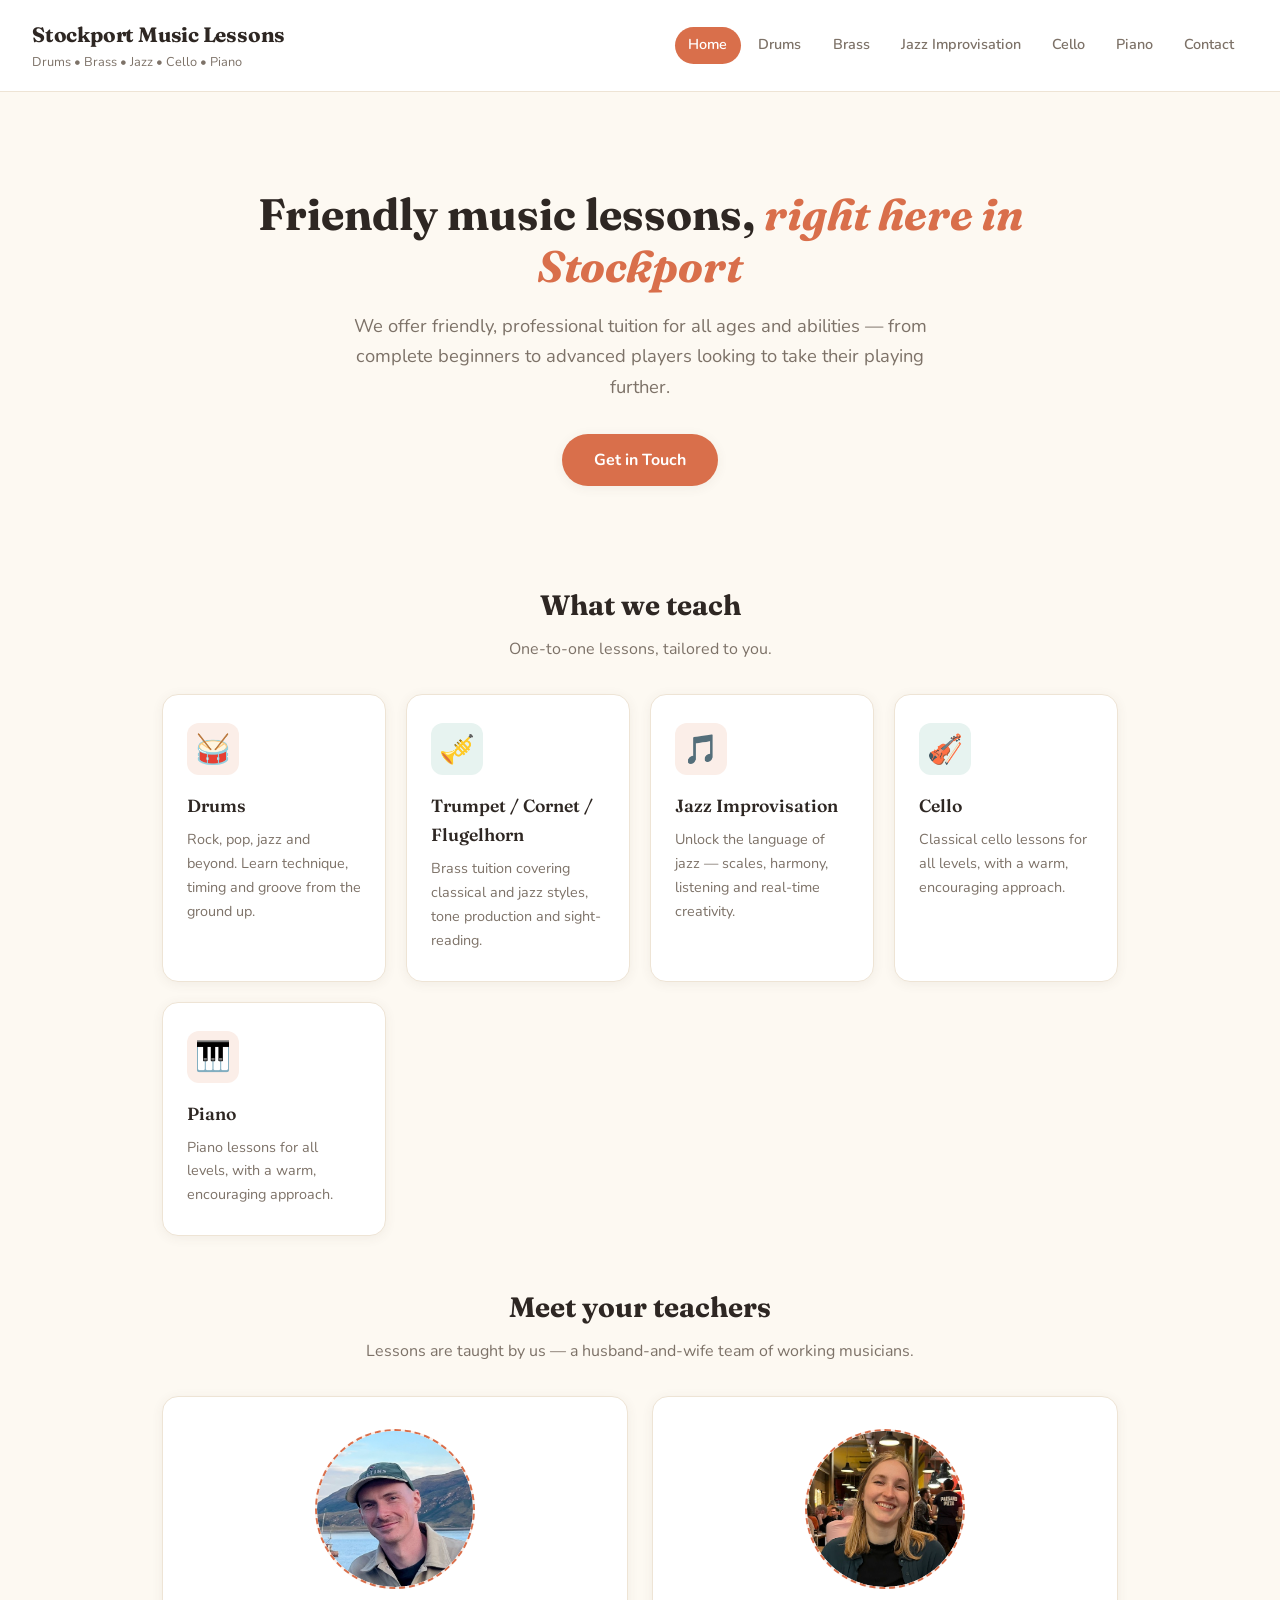
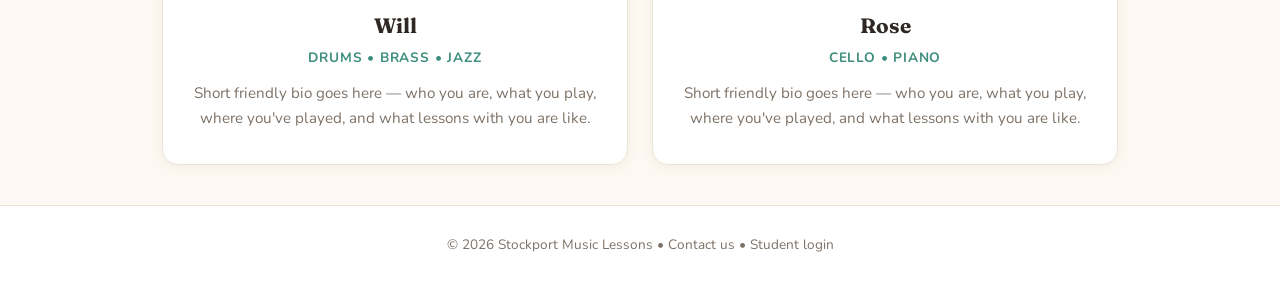
<file: index.html>
<!DOCTYPE html>
<html lang="en">
<head>
  <meta charset="UTF-8">
  <meta name="viewport" content="width=device-width, initial-scale=1.0">
  <title>Stockport Music Lessons</title>
  <link rel="preconnect" href="https://fonts.googleapis.com">
  <link rel="preconnect" href="https://fonts.gstatic.com" crossorigin>
  <link href="https://fonts.googleapis.com/css2?family=Fraunces:ital,wght@0,600;0,700;1,600&family=Nunito:wght@400;600;700;800&display=swap" rel="stylesheet">
  <link rel="stylesheet" href="style.css">
</head>
<body>
  <header>
    <div class="logo">
      <h1><a href="index.html">Stockport Music Lessons</a></h1>
      <p>Drums &bull; Brass &bull; Jazz &bull; Cello &bull; Piano</p>
    </div>
    <nav>
      <a href="index.html" class="active">Home</a>
      <a href="drums.html">Drums</a>
      <a href="brass.html">Brass</a>
      <a href="jazz.html">Jazz Improvisation</a>
      <a href="cello.html">Cello</a>
      <a href="piano.html">Piano</a>
      <a href="contact.html">Contact</a>
    </nav>
  </header>

  <main>
    <!-- HERO: one warm headline + 1-2 sentences. See CONTENT-GUIDE.md -->
    <section class="hero">
      <h2>Friendly music lessons, <em>right here in Stockport</em></h2>
      <p>We offer friendly, professional tuition for all ages and abilities — from complete beginners to advanced players looking to take their playing further.</p>
      <a href="contact.html" class="btn">Get in Touch</a>
    </section>

    <h2 class="section-title">What we teach</h2>
    <p class="section-intro">One-to-one lessons, tailored to you.</p>

    <section class="lessons-grid">
      <a href="drums.html" class="card">
        <div class="card-icon">🥁</div>
        <h3>Drums</h3>
        <p>Rock, pop, jazz and beyond. Learn technique, timing and groove from the ground up.</p>
      </a>
      <a href="brass.html" class="card">
        <div class="card-icon">🎺</div>
        <h3>Trumpet / Cornet / Flugelhorn</h3>
        <p>Brass tuition covering classical and jazz styles, tone production and sight-reading.</p>
      </a>
      <a href="jazz.html" class="card">
        <div class="card-icon">🎵</div>
        <h3>Jazz Improvisation</h3>
        <p>Unlock the language of jazz — scales, harmony, listening and real-time creativity.</p>
      </a>
      <a href="cello.html" class="card">
        <div class="card-icon">🎻</div>
        <h3>Cello</h3>
        <p>Classical cello lessons for all levels, with a warm, encouraging approach.</p>
      </a>
      <a href="piano.html" class="card">
        <div class="card-icon">🎹</div>
        <h3>Piano</h3>
        <p>Piano lessons for all levels, with a warm, encouraging approach.</p>
      </a>
    </section>

    <!-- TEACHERS: replace each .photo-placeholder div's contents with
         <img src="photos/your-photo.jpg" alt="Your Name"> when you have photos -->
    <h2 class="section-title">Meet your teachers</h2>
    <p class="section-intro">Lessons are taught by us — a husband-and-wife team of working musicians.</p>

    <section class="teachers-grid">
      <div class="teacher-card">
        <div class="photo-placeholder">
          <img src="photos/will.jpeg" alt="Will" onerror="this.remove()">
          <span class="cam">📷</span>
          <span>Photo of Will</span>
        </div>
        <h3>Will</h3>
        <p class="role">Drums &bull; Brass &bull; Jazz</p>
        <p class="bio">Short friendly bio goes here — who you are, what you play, where you've played, and what lessons with you are like.</p>
      </div>
      <div class="teacher-card">
        <div class="photo-placeholder">
          <img src="photos/rose.jpeg" alt="Rose" onerror="this.remove()">
          <span class="cam">📷</span>
          <span>Photo of Rose</span>
        </div>
        <h3>Rose</h3>
        <p class="role">Cello &bull; Piano</p>
        <p class="bio">Short friendly bio goes here — who you are, what you play, where you've played, and what lessons with you are like.</p>
      </div>
    </section>
  </main>

  <footer>
    <p>&copy; 2026 Stockport Music Lessons &bull; <a href="contact.html">Contact us</a> &bull; <a href="students/index.html">Student login</a></p>
  </footer>
</body>
</html>
</file>
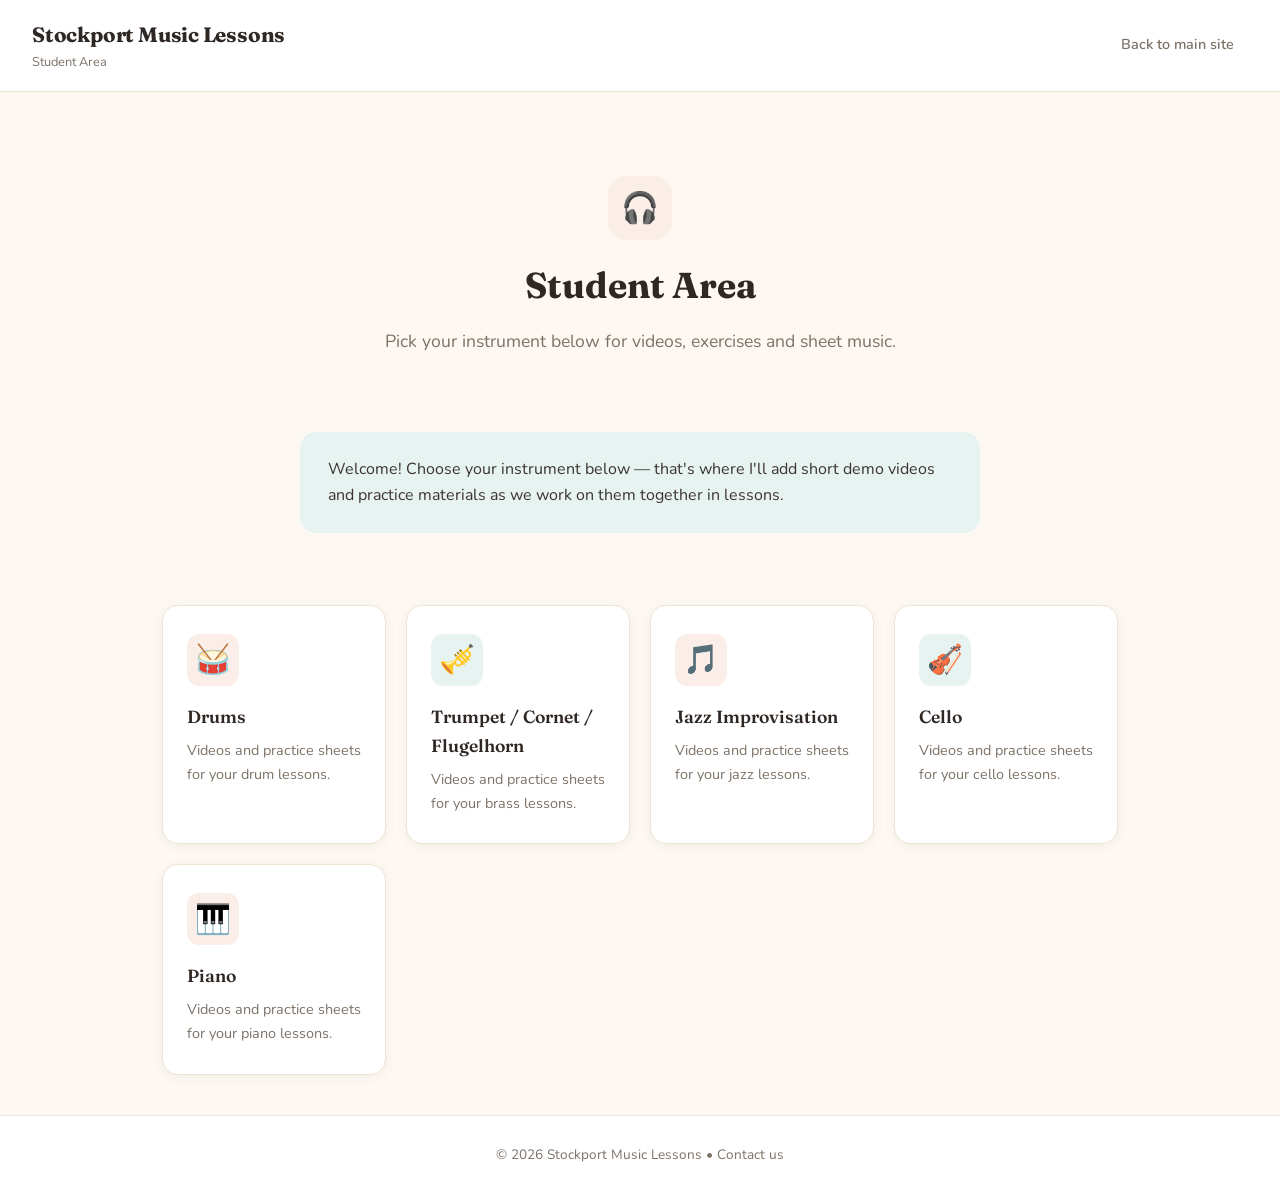
<file: students/index.html>
<!DOCTYPE html>
<html lang="en">
<head>
  <meta charset="UTF-8">
  <meta name="viewport" content="width=device-width, initial-scale=1.0">
  <meta name="robots" content="noindex, nofollow">
  <title>Student Area – Stockport Music Lessons</title>
  <link rel="preconnect" href="https://fonts.googleapis.com">
  <link rel="preconnect" href="https://fonts.gstatic.com" crossorigin>
  <link href="https://fonts.googleapis.com/css2?family=Fraunces:ital,wght@0,600;0,700;1,600&family=Nunito:wght@400;600;700;800&display=swap" rel="stylesheet">
  <link rel="stylesheet" href="../style.css">
</head>
<body>
  <header>
    <div class="logo">
      <h1><a href="../index.html">Stockport Music Lessons</a></h1>
      <p>Student Area</p>
    </div>
    <nav>
      <a href="../index.html">Back to main site</a>
    </nav>
  </header>

  <main>
    <section class="page-hero">
      <div class="page-icon">🎧</div>
      <h2>Student Area</h2>
      <p>Pick your instrument below for videos, exercises and sheet music.</p>
    </section>

    <div class="content">
      <!-- WELCOME: a short line greeting students, changed occasionally if you like -->
      <div class="portal-welcome">
        <p>Welcome! Choose your instrument below — that's where I'll add short demo videos and practice materials as we work on them together in lessons.</p>
      </div>
    </div>

    <section class="lessons-grid" style="margin-top: 2rem;">
      <a href="drums.html" class="card">
        <div class="card-icon">🥁</div>
        <h3>Drums</h3>
        <p>Videos and practice sheets for your drum lessons.</p>
      </a>
      <a href="brass.html" class="card">
        <div class="card-icon">🎺</div>
        <h3>Trumpet / Cornet / Flugelhorn</h3>
        <p>Videos and practice sheets for your brass lessons.</p>
      </a>
      <a href="jazz.html" class="card">
        <div class="card-icon">🎵</div>
        <h3>Jazz Improvisation</h3>
        <p>Videos and practice sheets for your jazz lessons.</p>
      </a>
      <a href="cello.html" class="card">
        <div class="card-icon">🎻</div>
        <h3>Cello</h3>
        <p>Videos and practice sheets for your cello lessons.</p>
      </a>
      <a href="piano.html" class="card">
        <div class="card-icon">🎹</div>
        <h3>Piano</h3>
        <p>Videos and practice sheets for your piano lessons.</p>
      </a>
    </section>
  </main>

  <footer>
    <p>&copy; 2026 Stockport Music Lessons &bull; <a href="../contact.html">Contact us</a></p>
  </footer>
</body>
</html>
</file>
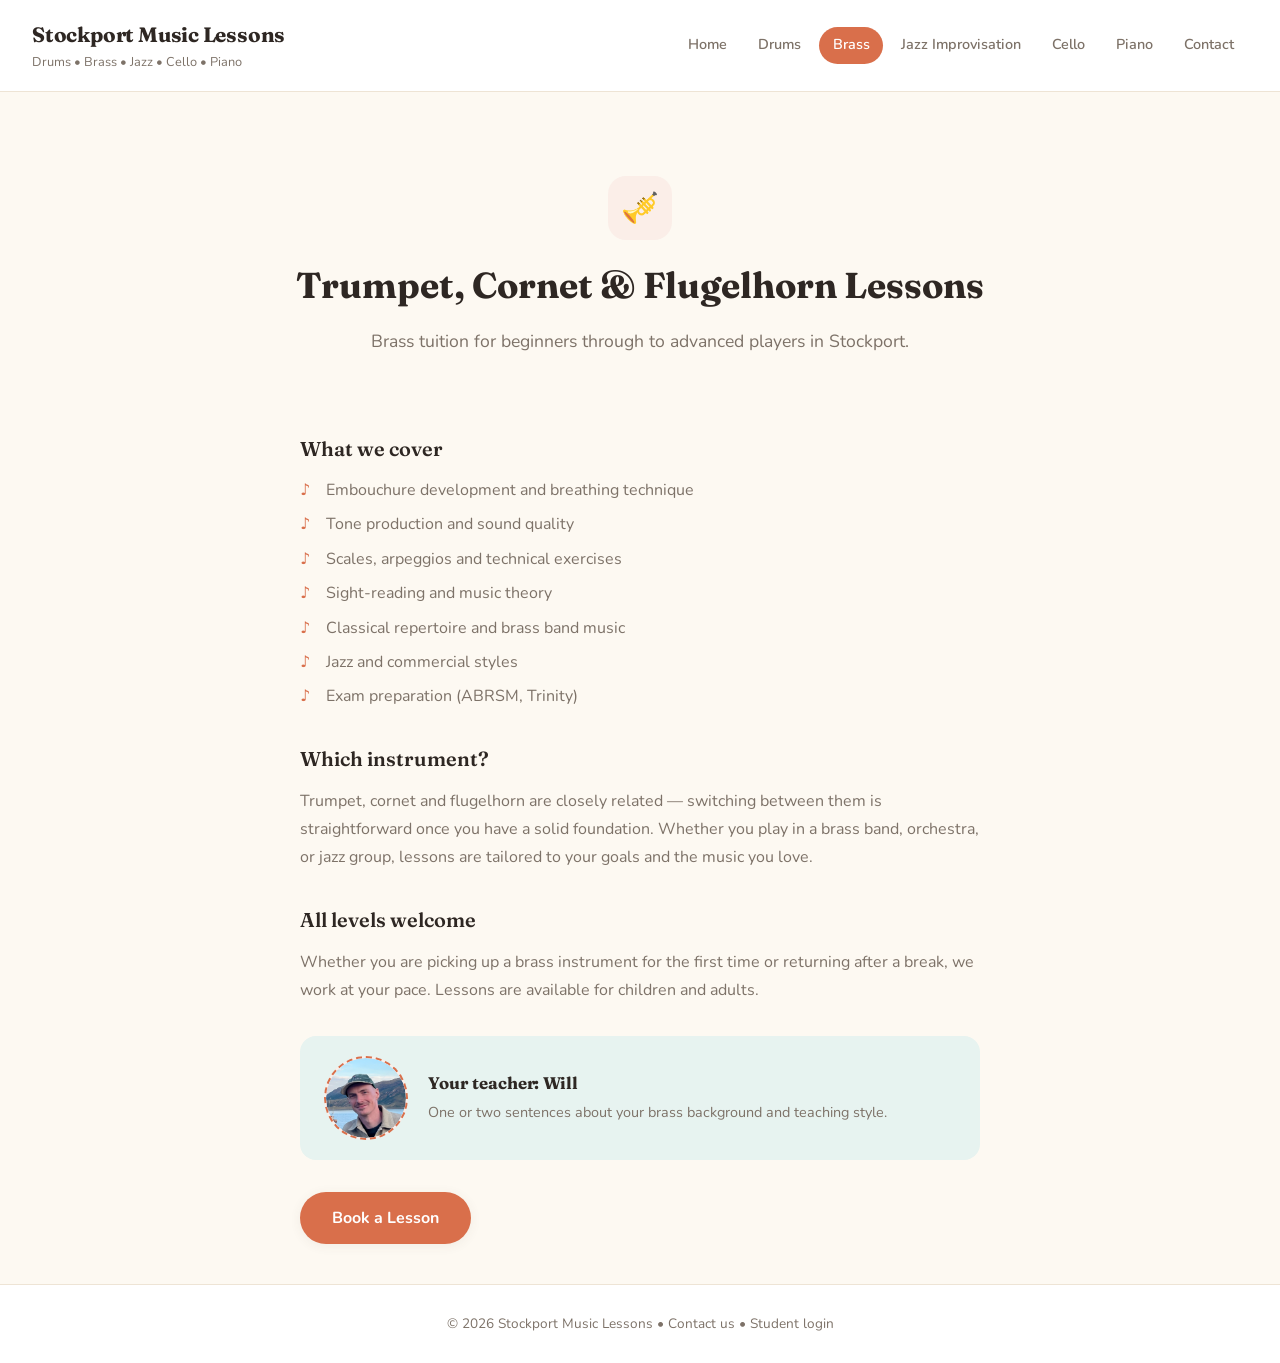
<file: brass.html>
<!DOCTYPE html>
<html lang="en">
<head>
  <meta charset="UTF-8">
  <meta name="viewport" content="width=device-width, initial-scale=1.0">
  <title>Trumpet, Cornet &amp; Flugelhorn Lessons Stockport</title>
  <link rel="preconnect" href="https://fonts.googleapis.com">
  <link rel="preconnect" href="https://fonts.gstatic.com" crossorigin>
  <link href="https://fonts.googleapis.com/css2?family=Fraunces:ital,wght@0,600;0,700;1,600&family=Nunito:wght@400;600;700;800&display=swap" rel="stylesheet">
  <link rel="stylesheet" href="style.css">
</head>
<body>
  <header>
    <div class="logo">
      <h1><a href="index.html">Stockport Music Lessons</a></h1>
      <p>Drums &bull; Brass &bull; Jazz &bull; Cello &bull; Piano</p>
    </div>
    <nav>
      <a href="index.html">Home</a>
      <a href="drums.html">Drums</a>
      <a href="brass.html" class="active">Brass</a>
      <a href="jazz.html">Jazz Improvisation</a>
      <a href="cello.html">Cello</a>
      <a href="piano.html">Piano</a>
      <a href="contact.html">Contact</a>
    </nav>
  </header>

  <main>
    <section class="page-hero">
      <div class="page-icon">🎺</div>
      <h2>Trumpet, Cornet &amp; Flugelhorn Lessons</h2>
      <p>Brass tuition for beginners through to advanced players in Stockport.</p>
    </section>

    <section class="content">
      <div class="content-block">
        <h3>What we cover</h3>
        <ul>
          <li>Embouchure development and breathing technique</li>
          <li>Tone production and sound quality</li>
          <li>Scales, arpeggios and technical exercises</li>
          <li>Sight-reading and music theory</li>
          <li>Classical repertoire and brass band music</li>
          <li>Jazz and commercial styles</li>
          <li>Exam preparation (ABRSM, Trinity)</li>
        </ul>
      </div>

      <div class="content-block">
        <h3>Which instrument?</h3>
        <p>Trumpet, cornet and flugelhorn are closely related — switching between them is straightforward once you have a solid foundation. Whether you play in a brass band, orchestra, or jazz group, lessons are tailored to your goals and the music you love.</p>
      </div>

      <div class="content-block">
        <h3>All levels welcome</h3>
        <p>Whether you are picking up a brass instrument for the first time or returning after a break, we work at your pace. Lessons are available for children and adults.</p>
      </div>

      <div class="teacher-strip">
        <div class="photo-placeholder">
          <img src="photos/will.jpeg" alt="Will" onerror="this.remove()">
          <span class="cam">📷</span>
        </div>
        <div>
          <h3>Your teacher: Will</h3>
          <p>One or two sentences about your brass background and teaching style.</p>
        </div>
      </div>

      <a href="contact.html" class="btn">Book a Lesson</a>
    </section>
  </main>

  <footer>
    <p>&copy; 2026 Stockport Music Lessons &bull; <a href="contact.html">Contact us</a> &bull; <a href="students/index.html">Student login</a></p>
  </footer>
</body>
</html>
</file>
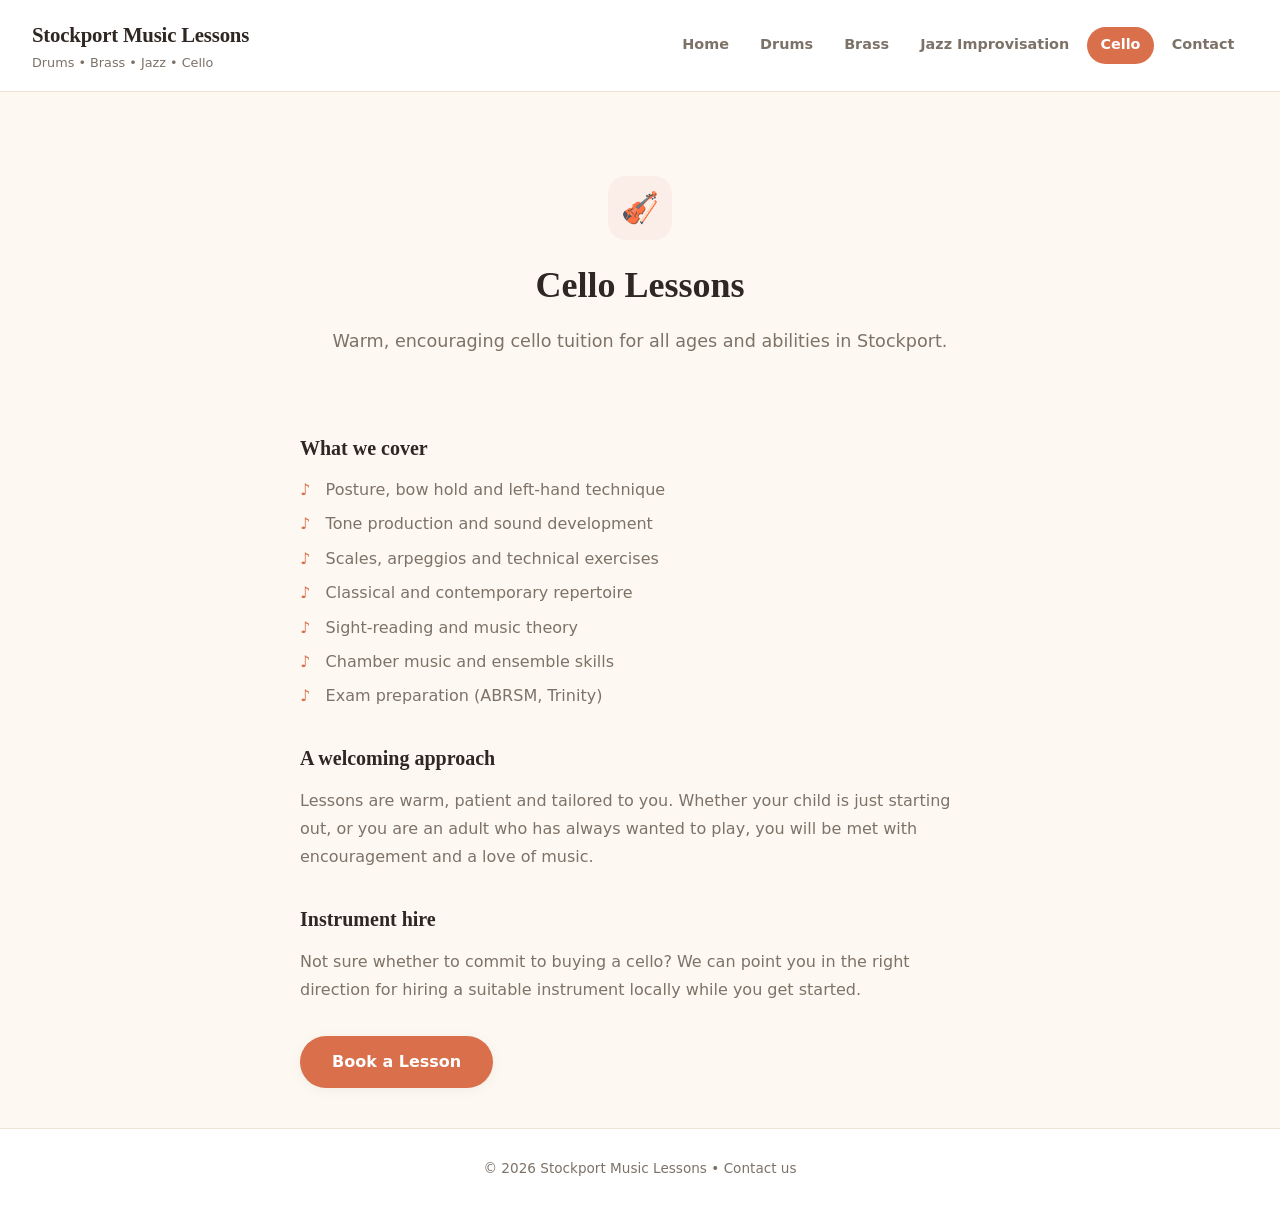
<file: cello.html>
<!DOCTYPE html>
<html lang="en">
<head>
  <meta charset="UTF-8">
  <meta name="viewport" content="width=device-width, initial-scale=1.0">
  <title>Cello Lessons Stockport</title>
  <link rel="stylesheet" href="style.css">
</head>
<body>
  <header>
    <div class="logo">
      <h1>Stockport Music Lessons</h1>
      <p>Drums &bull; Brass &bull; Jazz &bull; Cello</p>
    </div>
    <nav>
      <a href="index.html">Home</a>
      <a href="drums.html">Drums</a>
      <a href="brass.html">Brass</a>
      <a href="jazz.html">Jazz Improvisation</a>
      <a href="cello.html" class="active">Cello</a>
      <a href="contact.html">Contact</a>
    </nav>
  </header>

  <main>
    <section class="page-hero">
      <div class="page-icon">🎻</div>
      <h2>Cello Lessons</h2>
      <p>Warm, encouraging cello tuition for all ages and abilities in Stockport.</p>
    </section>

    <section class="content">
      <div class="content-block">
        <h3>What we cover</h3>
        <ul>
          <li>Posture, bow hold and left-hand technique</li>
          <li>Tone production and sound development</li>
          <li>Scales, arpeggios and technical exercises</li>
          <li>Classical and contemporary repertoire</li>
          <li>Sight-reading and music theory</li>
          <li>Chamber music and ensemble skills</li>
          <li>Exam preparation (ABRSM, Trinity)</li>
        </ul>
      </div>

      <div class="content-block">
        <h3>A welcoming approach</h3>
        <p>Lessons are warm, patient and tailored to you. Whether your child is just starting out, or you are an adult who has always wanted to play, you will be met with encouragement and a love of music.</p>
      </div>

      <div class="content-block">
        <h3>Instrument hire</h3>
        <p>Not sure whether to commit to buying a cello? We can point you in the right direction for hiring a suitable instrument locally while you get started.</p>
      </div>

      <a href="contact.html" class="btn">Book a Lesson</a>
    </section>
  </main>

  <footer>
    <p>&copy; 2026 Stockport Music Lessons &bull; <a href="contact.html">Contact us</a></p>
  </footer>
</body>
</html>
</file>
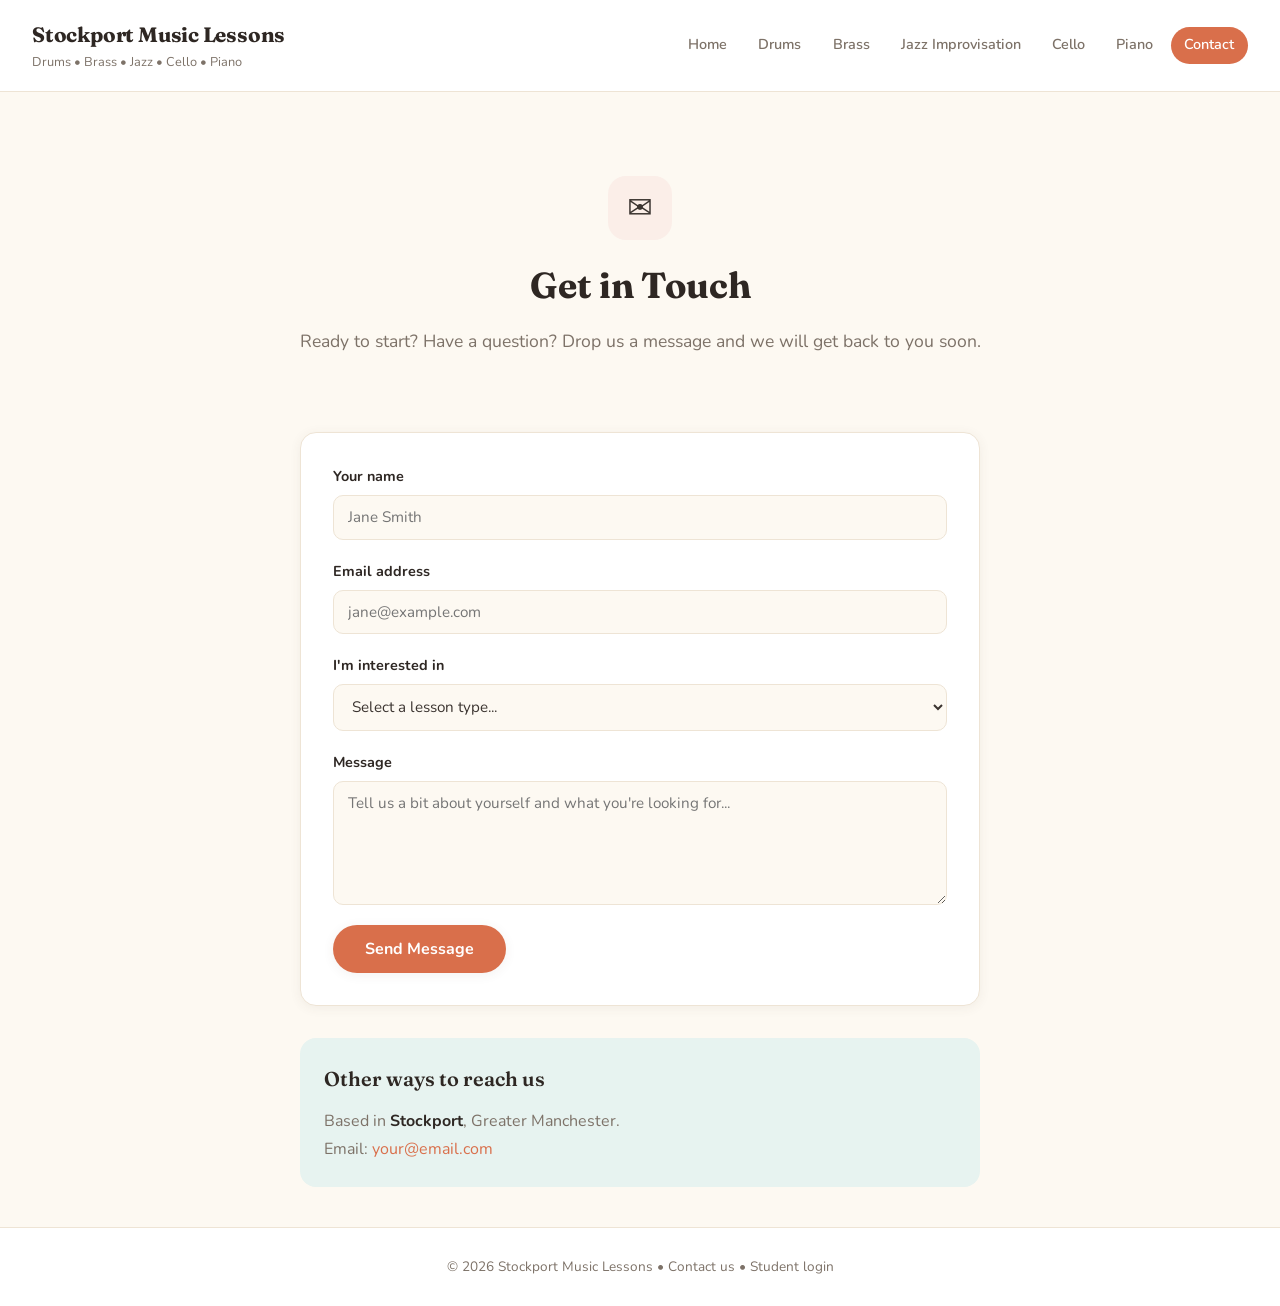
<file: contact.html>
<!DOCTYPE html>
<html lang="en">
<head>
  <meta charset="UTF-8">
  <meta name="viewport" content="width=device-width, initial-scale=1.0">
  <title>Contact – Stockport Music Lessons</title>
  <link rel="preconnect" href="https://fonts.googleapis.com">
  <link rel="preconnect" href="https://fonts.gstatic.com" crossorigin>
  <link href="https://fonts.googleapis.com/css2?family=Fraunces:ital,wght@0,600;0,700;1,600&family=Nunito:wght@400;600;700;800&display=swap" rel="stylesheet">
  <link rel="stylesheet" href="style.css">
</head>
<body>
  <header>
    <div class="logo">
      <h1><a href="index.html">Stockport Music Lessons</a></h1>
      <p>Drums &bull; Brass &bull; Jazz &bull; Cello &bull; Piano</p>
    </div>
    <nav>
      <a href="index.html">Home</a>
      <a href="drums.html">Drums</a>
      <a href="brass.html">Brass</a>
      <a href="jazz.html">Jazz Improvisation</a>
      <a href="cello.html">Cello</a>
      <a href="piano.html">Piano</a>
      <a href="contact.html" class="active">Contact</a>
    </nav>
  </header>

  <main>
    <section class="page-hero">
      <div class="page-icon">✉️</div>
      <h2>Get in Touch</h2>
      <p>Ready to start? Have a question? Drop us a message and we will get back to you soon.</p>
    </section>

    <section class="content">
      <form class="contact-form" action="mailto:your@email.com" method="post" enctype="text/plain">
        <div class="form-group">
          <label for="name">Your name</label>
          <input type="text" id="name" name="name" required placeholder="Jane Smith">
        </div>
        <div class="form-group">
          <label for="email">Email address</label>
          <input type="email" id="email" name="email" required placeholder="jane@example.com">
        </div>
        <div class="form-group">
          <label for="subject">I'm interested in</label>
          <select id="subject" name="subject">
            <option value="">Select a lesson type...</option>
            <option value="drums">Drums</option>
            <option value="brass">Trumpet / Cornet / Flugelhorn</option>
            <option value="jazz">Jazz Improvisation</option>
            <option value="cello">Cello</option>
            <option value="piano">Piano</option>
            <option value="other">Something else / Not sure yet</option>
          </select>
        </div>
        <div class="form-group">
          <label for="message">Message</label>
          <textarea id="message" name="message" rows="5" placeholder="Tell us a bit about yourself and what you're looking for..."></textarea>
        </div>
        <button type="submit" class="btn">Send Message</button>
      </form>

      <div class="content-block contact-info">
        <h3>Other ways to reach us</h3>
        <p>Based in <strong>Stockport</strong>, Greater Manchester.</p>
        <p>Email: <a href="mailto:your@email.com">your@email.com</a></p>
      </div>
    </section>
  </main>

  <footer>
    <p>&copy; 2026 Stockport Music Lessons &bull; <a href="contact.html">Contact us</a> &bull; <a href="students/index.html">Student login</a></p>
  </footer>
</body>
</html>
</file>
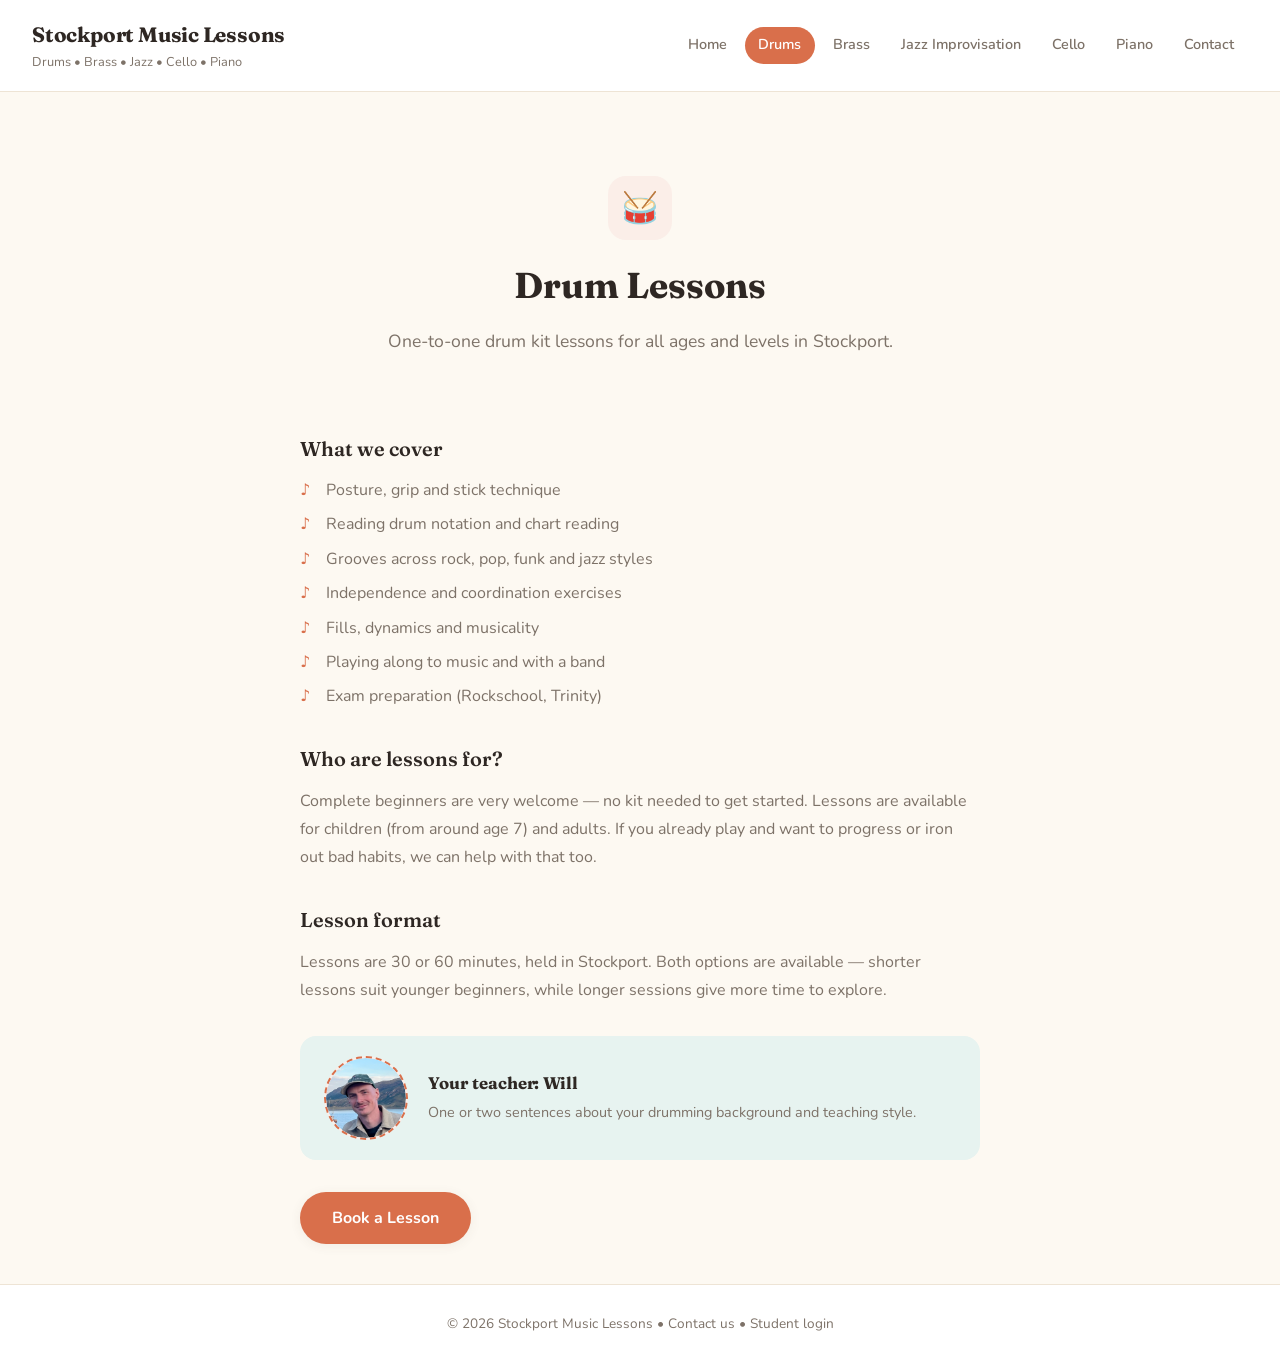
<file: drums.html>
<!DOCTYPE html>
<html lang="en">
<head>
  <meta charset="UTF-8">
  <meta name="viewport" content="width=device-width, initial-scale=1.0">
  <title>Drum Lessons Stockport</title>
  <link rel="preconnect" href="https://fonts.googleapis.com">
  <link rel="preconnect" href="https://fonts.gstatic.com" crossorigin>
  <link href="https://fonts.googleapis.com/css2?family=Fraunces:ital,wght@0,600;0,700;1,600&family=Nunito:wght@400;600;700;800&display=swap" rel="stylesheet">
  <link rel="stylesheet" href="style.css">
</head>
<body>
  <header>
    <div class="logo">
      <h1><a href="index.html">Stockport Music Lessons</a></h1>
      <p>Drums &bull; Brass &bull; Jazz &bull; Cello &bull; Piano</p>
    </div>
    <nav>
      <a href="index.html">Home</a>
      <a href="drums.html" class="active">Drums</a>
      <a href="brass.html">Brass</a>
      <a href="jazz.html">Jazz Improvisation</a>
      <a href="cello.html">Cello</a>
      <a href="piano.html">Piano</a>
      <a href="contact.html">Contact</a>
    </nav>
  </header>

  <main>
    <section class="page-hero">
      <div class="page-icon">🥁</div>
      <h2>Drum Lessons</h2>
      <p>One-to-one drum kit lessons for all ages and levels in Stockport.</p>
    </section>

    <section class="content">
      <div class="content-block">
        <h3>What we cover</h3>
        <ul>
          <li>Posture, grip and stick technique</li>
          <li>Reading drum notation and chart reading</li>
          <li>Grooves across rock, pop, funk and jazz styles</li>
          <li>Independence and coordination exercises</li>
          <li>Fills, dynamics and musicality</li>
          <li>Playing along to music and with a band</li>
          <li>Exam preparation (Rockschool, Trinity)</li>
        </ul>
      </div>

      <div class="content-block">
        <h3>Who are lessons for?</h3>
        <p>Complete beginners are very welcome — no kit needed to get started. Lessons are available for children (from around age 7) and adults. If you already play and want to progress or iron out bad habits, we can help with that too.</p>
      </div>

      <div class="content-block">
        <h3>Lesson format</h3>
        <p>Lessons are 30 or 60 minutes, held in Stockport. Both options are available — shorter lessons suit younger beginners, while longer sessions give more time to explore.</p>
      </div>

      <div class="teacher-strip">
        <div class="photo-placeholder">
          <img src="photos/will.jpeg" alt="Will" onerror="this.remove()">
          <span class="cam">📷</span>
        </div>
        <div>
          <h3>Your teacher: Will</h3>
          <p>One or two sentences about your drumming background and teaching style.</p>
        </div>
      </div>

      <a href="contact.html" class="btn">Book a Lesson</a>
    </section>
  </main>

  <footer>
    <p>&copy; 2026 Stockport Music Lessons &bull; <a href="contact.html">Contact us</a> &bull; <a href="students/index.html">Student login</a></p>
  </footer>
</body>
</html>
</file>
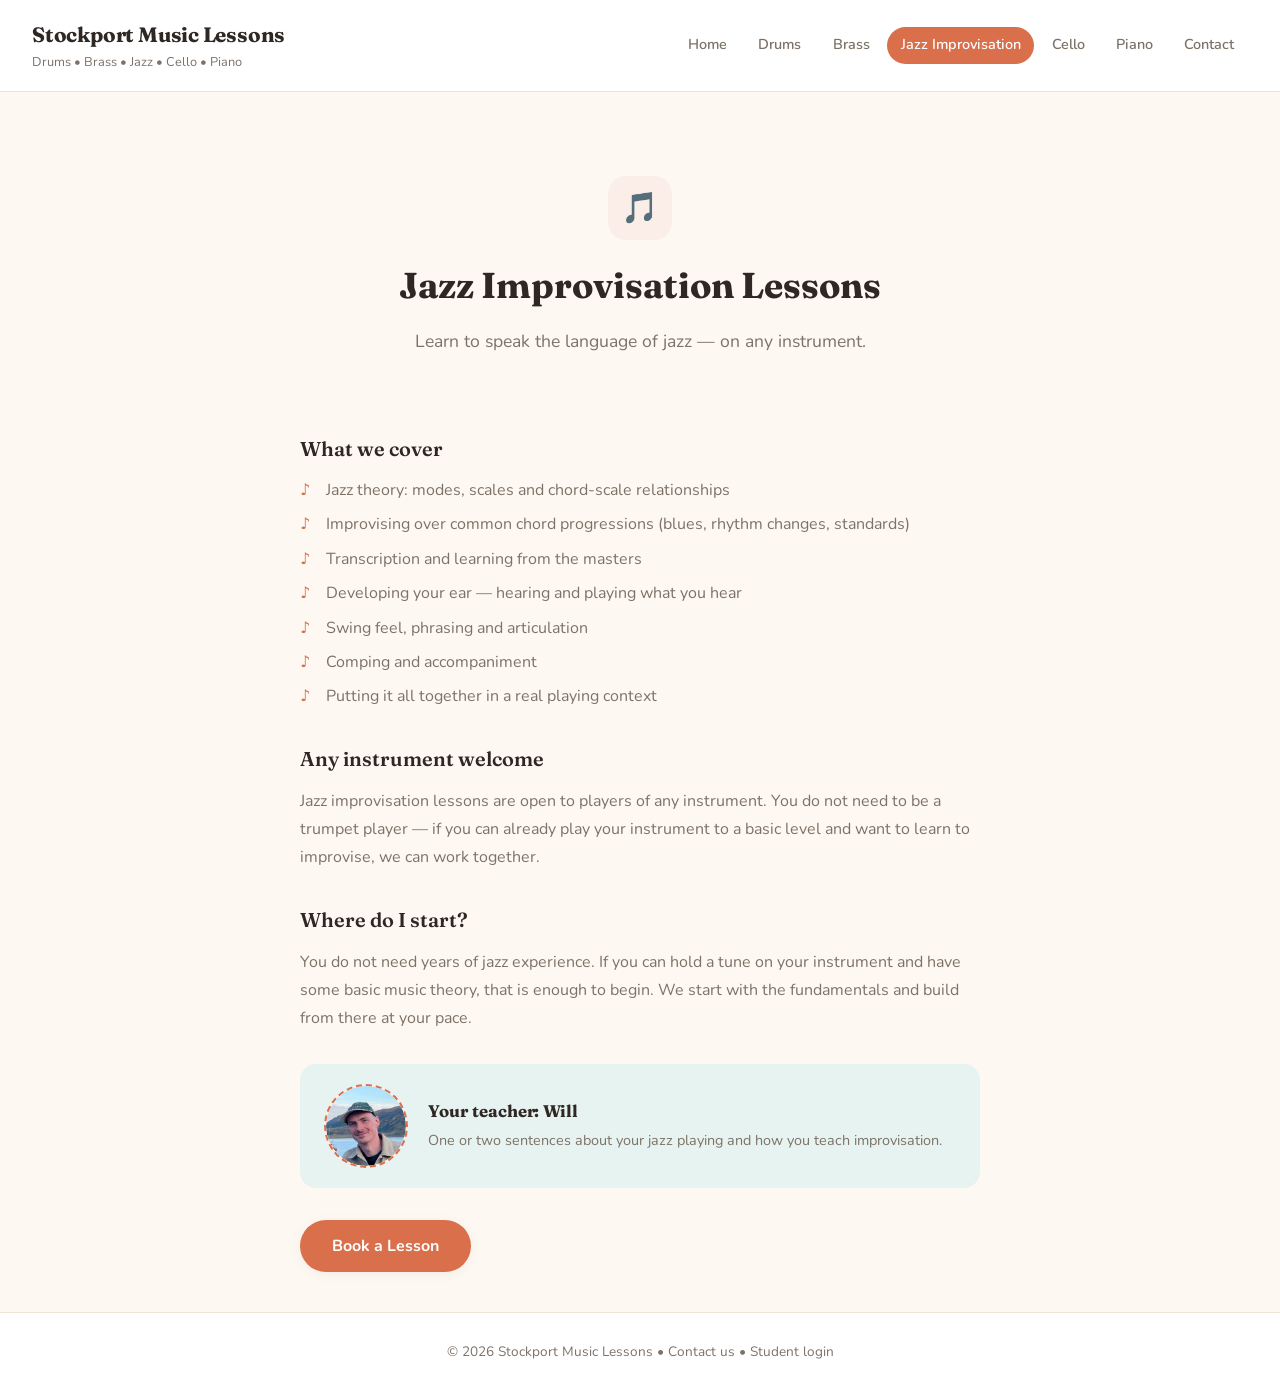
<file: jazz.html>
<!DOCTYPE html>
<html lang="en">
<head>
  <meta charset="UTF-8">
  <meta name="viewport" content="width=device-width, initial-scale=1.0">
  <title>Jazz Improvisation Lessons Stockport</title>
  <link rel="preconnect" href="https://fonts.googleapis.com">
  <link rel="preconnect" href="https://fonts.gstatic.com" crossorigin>
  <link href="https://fonts.googleapis.com/css2?family=Fraunces:ital,wght@0,600;0,700;1,600&family=Nunito:wght@400;600;700;800&display=swap" rel="stylesheet">
  <link rel="stylesheet" href="style.css">
</head>
<body>
  <header>
    <div class="logo">
      <h1><a href="index.html">Stockport Music Lessons</a></h1>
      <p>Drums &bull; Brass &bull; Jazz &bull; Cello &bull; Piano</p>
    </div>
    <nav>
      <a href="index.html">Home</a>
      <a href="drums.html">Drums</a>
      <a href="brass.html">Brass</a>
      <a href="jazz.html" class="active">Jazz Improvisation</a>
      <a href="cello.html">Cello</a>
      <a href="piano.html">Piano</a>
      <a href="contact.html">Contact</a>
    </nav>
  </header>

  <main>
    <section class="page-hero">
      <div class="page-icon">🎵</div>
      <h2>Jazz Improvisation Lessons</h2>
      <p>Learn to speak the language of jazz — on any instrument.</p>
    </section>

    <section class="content">
      <div class="content-block">
        <h3>What we cover</h3>
        <ul>
          <li>Jazz theory: modes, scales and chord-scale relationships</li>
          <li>Improvising over common chord progressions (blues, rhythm changes, standards)</li>
          <li>Transcription and learning from the masters</li>
          <li>Developing your ear — hearing and playing what you hear</li>
          <li>Swing feel, phrasing and articulation</li>
          <li>Comping and accompaniment</li>
          <li>Putting it all together in a real playing context</li>
        </ul>
      </div>

      <div class="content-block">
        <h3>Any instrument welcome</h3>
        <p>Jazz improvisation lessons are open to players of any instrument. You do not need to be a trumpet player — if you can already play your instrument to a basic level and want to learn to improvise, we can work together.</p>
      </div>

      <div class="content-block">
        <h3>Where do I start?</h3>
        <p>You do not need years of jazz experience. If you can hold a tune on your instrument and have some basic music theory, that is enough to begin. We start with the fundamentals and build from there at your pace.</p>
      </div>

      <div class="teacher-strip">
        <div class="photo-placeholder">
          <img src="photos/will.jpeg" alt="Will" onerror="this.remove()">
          <span class="cam">📷</span>
        </div>
        <div>
          <h3>Your teacher: Will</h3>
          <p>One or two sentences about your jazz playing and how you teach improvisation.</p>
        </div>
      </div>

      <a href="contact.html" class="btn">Book a Lesson</a>
    </section>
  </main>

  <footer>
    <p>&copy; 2026 Stockport Music Lessons &bull; <a href="contact.html">Contact us</a> &bull; <a href="students/index.html">Student login</a></p>
  </footer>
</body>
</html>
</file>
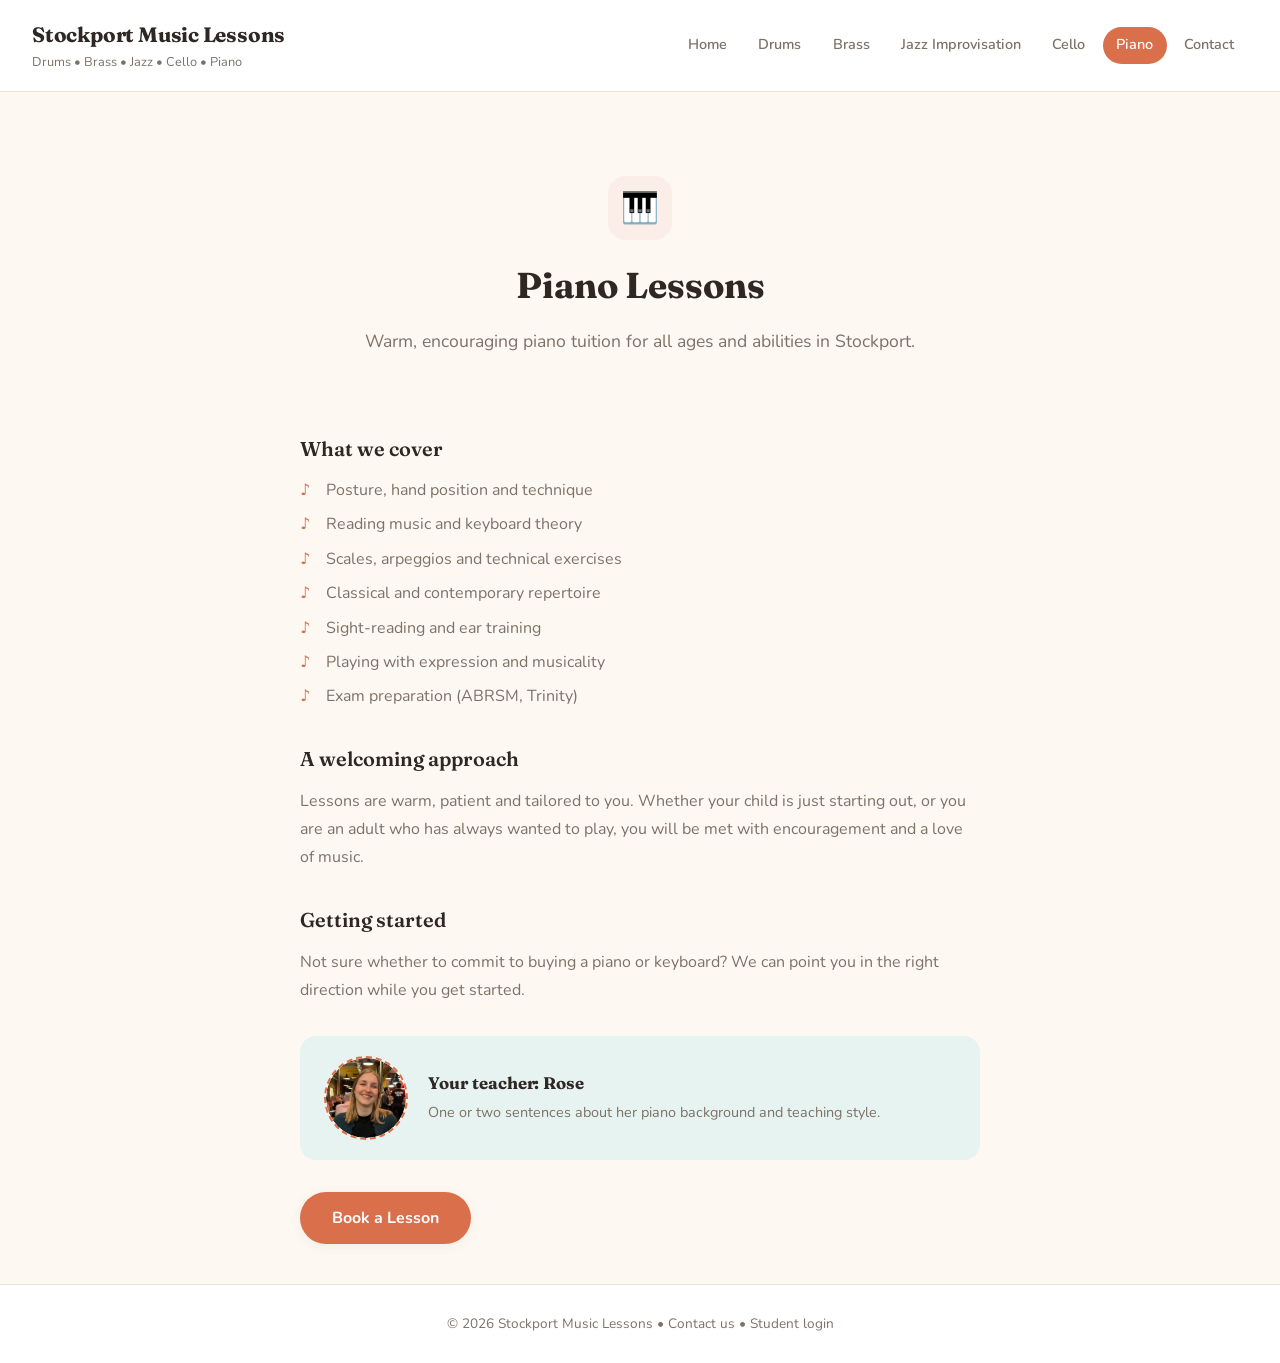
<file: piano.html>
<!DOCTYPE html>
<html lang="en">
<head>
  <meta charset="UTF-8">
  <meta name="viewport" content="width=device-width, initial-scale=1.0">
  <title>Piano Lessons Stockport</title>
  <link rel="preconnect" href="https://fonts.googleapis.com">
  <link rel="preconnect" href="https://fonts.gstatic.com" crossorigin>
  <link href="https://fonts.googleapis.com/css2?family=Fraunces:ital,wght@0,600;0,700;1,600&family=Nunito:wght@400;600;700;800&display=swap" rel="stylesheet">
  <link rel="stylesheet" href="style.css">
</head>
<body>
  <header>
    <div class="logo">
      <h1><a href="index.html">Stockport Music Lessons</a></h1>
      <p>Drums &bull; Brass &bull; Jazz &bull; Cello &bull; Piano</p>
    </div>
    <nav>
      <a href="index.html">Home</a>
      <a href="drums.html">Drums</a>
      <a href="brass.html">Brass</a>
      <a href="jazz.html">Jazz Improvisation</a>
      <a href="cello.html">Cello</a>
      <a href="piano.html" class="active">Piano</a>
      <a href="contact.html">Contact</a>
    </nav>
  </header>

  <main>
    <section class="page-hero">
      <div class="page-icon">🎹</div>
      <h2>Piano Lessons</h2>
      <p>Warm, encouraging piano tuition for all ages and abilities in Stockport.</p>
    </section>

    <section class="content">
      <div class="content-block">
        <h3>What we cover</h3>
        <ul>
          <li>Posture, hand position and technique</li>
          <li>Reading music and keyboard theory</li>
          <li>Scales, arpeggios and technical exercises</li>
          <li>Classical and contemporary repertoire</li>
          <li>Sight-reading and ear training</li>
          <li>Playing with expression and musicality</li>
          <li>Exam preparation (ABRSM, Trinity)</li>
        </ul>
      </div>

      <div class="content-block">
        <h3>A welcoming approach</h3>
        <p>Lessons are warm, patient and tailored to you. Whether your child is just starting out, or you are an adult who has always wanted to play, you will be met with encouragement and a love of music.</p>
      </div>

      <div class="content-block">
        <h3>Getting started</h3>
        <p>Not sure whether to commit to buying a piano or keyboard? We can point you in the right direction while you get started.</p>
      </div>

      <div class="teacher-strip">
        <div class="photo-placeholder">
          <img src="photos/rose.jpeg" alt="Rose" onerror="this.remove()">
          <span class="cam">📷</span>
        </div>
        <div>
          <h3>Your teacher: Rose</h3>
          <p>One or two sentences about her piano background and teaching style.</p>
        </div>
      </div>

      <a href="contact.html" class="btn">Book a Lesson</a>
    </section>
  </main>

  <footer>
    <p>&copy; 2026 Stockport Music Lessons &bull; <a href="contact.html">Contact us</a> &bull; <a href="students/index.html">Student login</a></p>
  </footer>
</body>
</html>
</file>
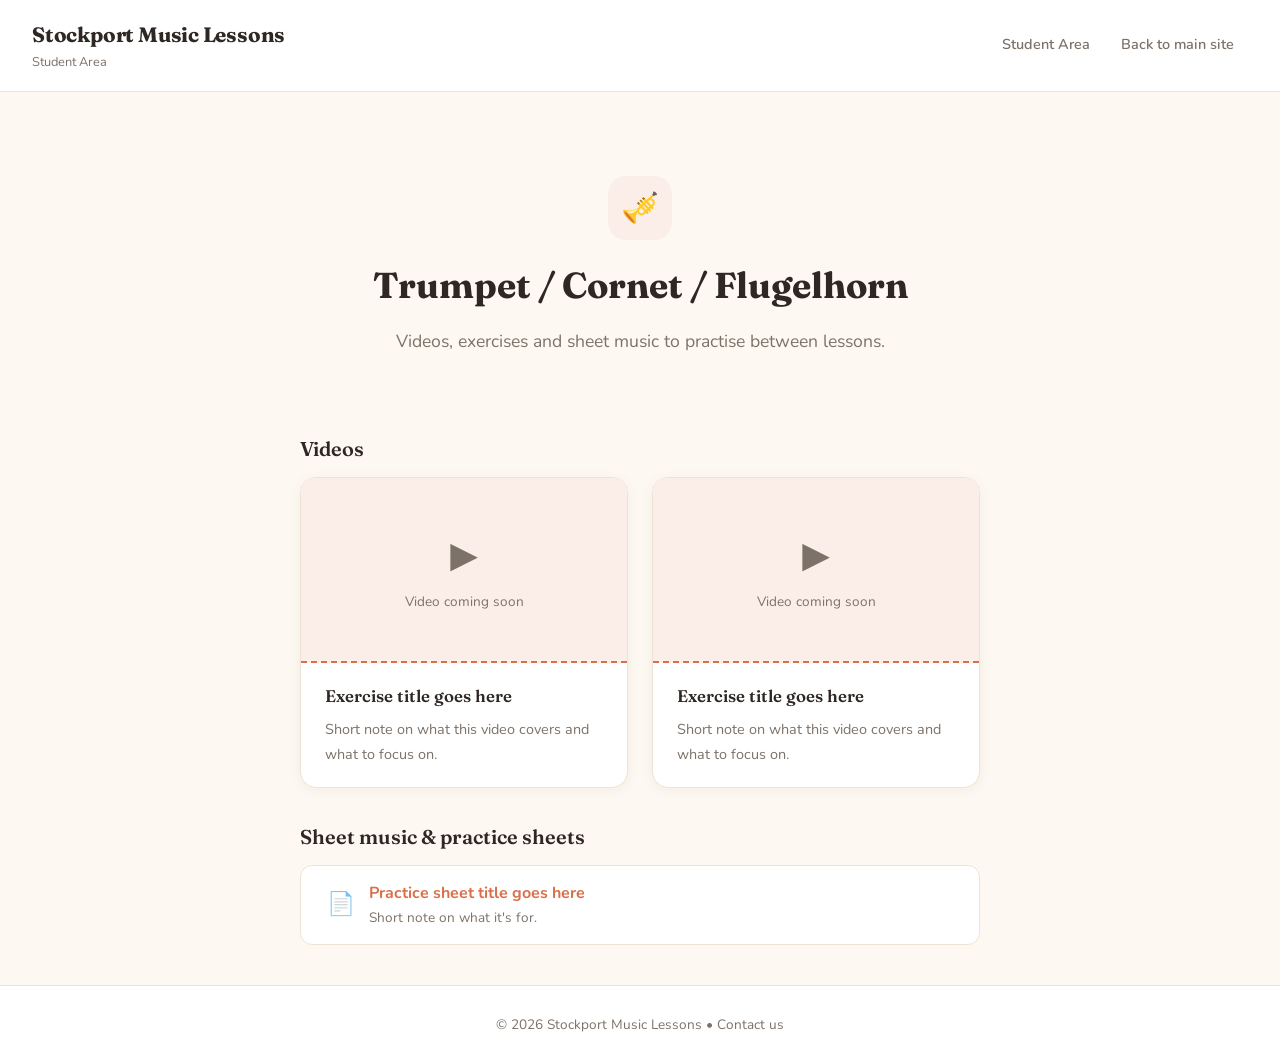
<file: students/brass.html>
<!DOCTYPE html>
<html lang="en">
<head>
  <meta charset="UTF-8">
  <meta name="viewport" content="width=device-width, initial-scale=1.0">
  <meta name="robots" content="noindex, nofollow">
  <title>Trumpet / Cornet / Flugelhorn – Student Area – Stockport Music Lessons</title>
  <link rel="preconnect" href="https://fonts.googleapis.com">
  <link rel="preconnect" href="https://fonts.gstatic.com" crossorigin>
  <link href="https://fonts.googleapis.com/css2?family=Fraunces:ital,wght@0,600;0,700;1,600&family=Nunito:wght@400;600;700;800&display=swap" rel="stylesheet">
  <link rel="stylesheet" href="../style.css">
</head>
<body>
  <header>
    <div class="logo">
      <h1><a href="../index.html">Stockport Music Lessons</a></h1>
      <p>Student Area</p>
    </div>
    <nav>
      <a href="index.html">Student Area</a>
      <a href="../index.html">Back to main site</a>
    </nav>
  </header>

  <main>
    <section class="page-hero">
      <div class="page-icon">🎺</div>
      <h2>Trumpet / Cornet / Flugelhorn</h2>
      <p>Videos, exercises and sheet music to practise between lessons.</p>
    </section>

    <div class="content">
      <!-- VIDEOS: one .video-card per video.
           To add a real video, replace the .embed-placeholder div with an iframe, e.g.
           YouTube (use an "unlisted" video, not "public"):
             <iframe src="https://www.youtube.com/embed/VIDEO_ID" title="..." allowfullscreen></iframe>
           Vimeo (use "hide from vimeo.com" privacy setting):
             <iframe src="https://player.vimeo.com/video/VIDEO_ID" title="..." allowfullscreen></iframe> -->
      <div class="content-block">
        <h3>Videos</h3>
        <div class="video-grid">
          <div class="video-card">
            <div class="video-embed">
              <div class="embed-placeholder">
                <span class="play">▶</span>
                <span>Video coming soon</span>
              </div>
            </div>
            <div class="video-card-body">
              <h3>Exercise title goes here</h3>
              <p>Short note on what this video covers and what to focus on.</p>
            </div>
          </div>
          <div class="video-card">
            <div class="video-embed">
              <div class="embed-placeholder">
                <span class="play">▶</span>
                <span>Video coming soon</span>
              </div>
            </div>
            <div class="video-card-body">
              <h3>Exercise title goes here</h3>
              <p>Short note on what this video covers and what to focus on.</p>
            </div>
          </div>
        </div>
      </div>

      <!-- SHEET MUSIC / FILES: drop PDFs etc. into students/files/brass/ and add a line per file.
           href points straight at the file, e.g. "files/brass/rock-groove-practice.pdf" -->
      <div class="content-block">
        <h3>Sheet music &amp; practice sheets</h3>
        <ul class="resource-list">
          <li>
            <span class="file-icon">📄</span>
            <div>
              <div class="file-name"><a href="files/brass/">Practice sheet title goes here</a></div>
              <div class="file-desc">Short note on what it's for.</div>
            </div>
          </li>
        </ul>
      </div>
    </div>
  </main>

  <footer>
    <p>&copy; 2026 Stockport Music Lessons &bull; <a href="../contact.html">Contact us</a></p>
  </footer>
</body>
</html>
</file>
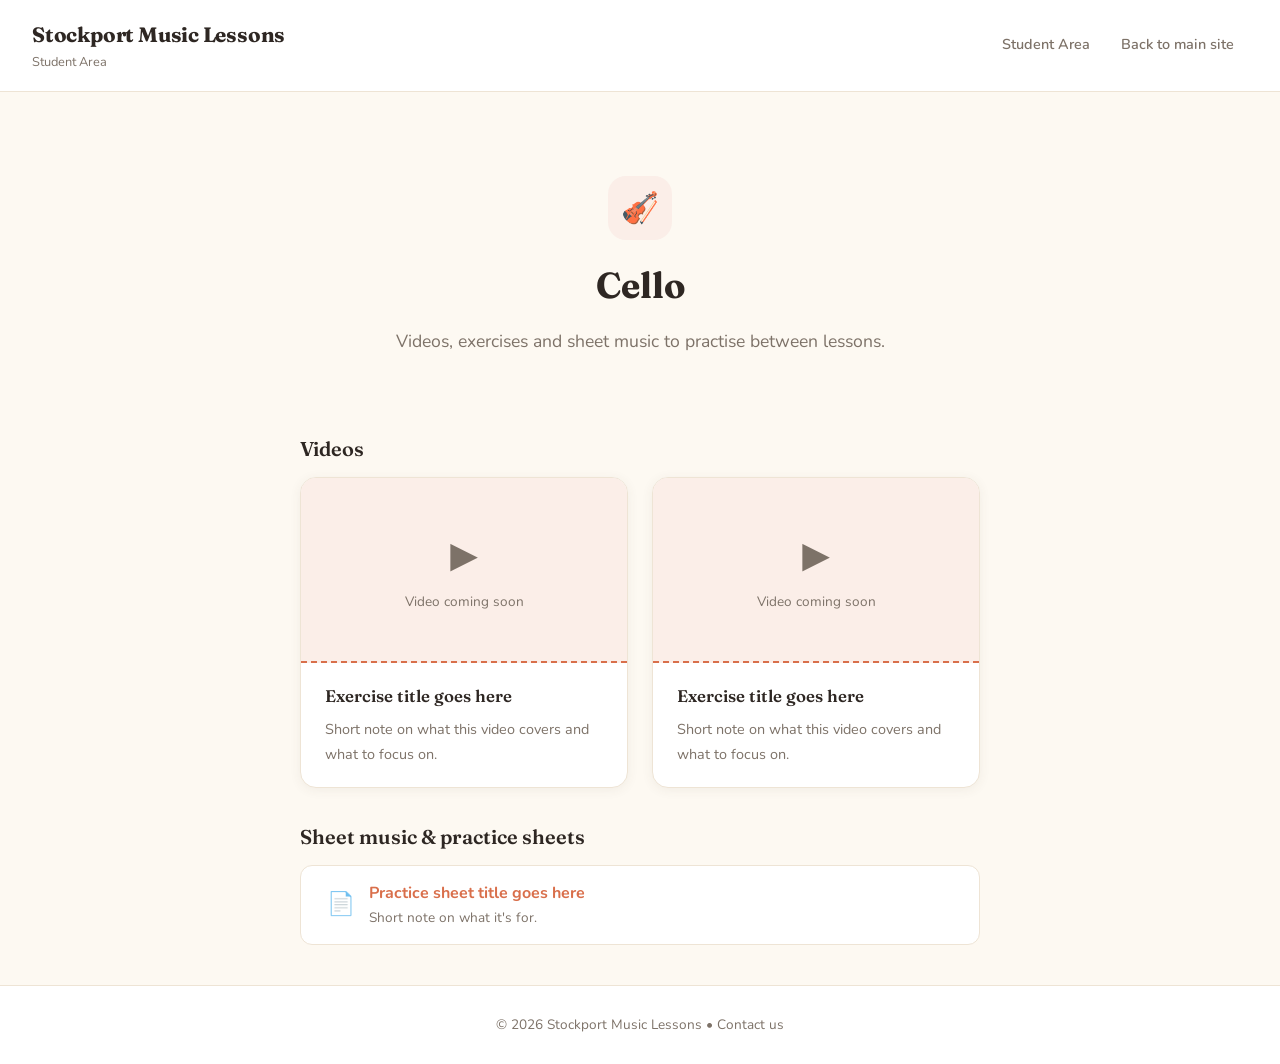
<file: students/cello.html>
<!DOCTYPE html>
<html lang="en">
<head>
  <meta charset="UTF-8">
  <meta name="viewport" content="width=device-width, initial-scale=1.0">
  <meta name="robots" content="noindex, nofollow">
  <title>Cello – Student Area – Stockport Music Lessons</title>
  <link rel="preconnect" href="https://fonts.googleapis.com">
  <link rel="preconnect" href="https://fonts.gstatic.com" crossorigin>
  <link href="https://fonts.googleapis.com/css2?family=Fraunces:ital,wght@0,600;0,700;1,600&family=Nunito:wght@400;600;700;800&display=swap" rel="stylesheet">
  <link rel="stylesheet" href="../style.css">
</head>
<body>
  <header>
    <div class="logo">
      <h1><a href="../index.html">Stockport Music Lessons</a></h1>
      <p>Student Area</p>
    </div>
    <nav>
      <a href="index.html">Student Area</a>
      <a href="../index.html">Back to main site</a>
    </nav>
  </header>

  <main>
    <section class="page-hero">
      <div class="page-icon">🎻</div>
      <h2>Cello</h2>
      <p>Videos, exercises and sheet music to practise between lessons.</p>
    </section>

    <div class="content">
      <!-- VIDEOS: one .video-card per video.
           To add a real video, replace the .embed-placeholder div with an iframe, e.g.
           YouTube (use an "unlisted" video, not "public"):
             <iframe src="https://www.youtube.com/embed/VIDEO_ID" title="..." allowfullscreen></iframe>
           Vimeo (use "hide from vimeo.com" privacy setting):
             <iframe src="https://player.vimeo.com/video/VIDEO_ID" title="..." allowfullscreen></iframe> -->
      <div class="content-block">
        <h3>Videos</h3>
        <div class="video-grid">
          <div class="video-card">
            <div class="video-embed">
              <div class="embed-placeholder">
                <span class="play">▶</span>
                <span>Video coming soon</span>
              </div>
            </div>
            <div class="video-card-body">
              <h3>Exercise title goes here</h3>
              <p>Short note on what this video covers and what to focus on.</p>
            </div>
          </div>
          <div class="video-card">
            <div class="video-embed">
              <div class="embed-placeholder">
                <span class="play">▶</span>
                <span>Video coming soon</span>
              </div>
            </div>
            <div class="video-card-body">
              <h3>Exercise title goes here</h3>
              <p>Short note on what this video covers and what to focus on.</p>
            </div>
          </div>
        </div>
      </div>

      <!-- SHEET MUSIC / FILES: drop PDFs etc. into students/files/cello/ and add a line per file.
           href points straight at the file, e.g. "files/cello/rock-groove-practice.pdf" -->
      <div class="content-block">
        <h3>Sheet music &amp; practice sheets</h3>
        <ul class="resource-list">
          <li>
            <span class="file-icon">📄</span>
            <div>
              <div class="file-name"><a href="files/cello/">Practice sheet title goes here</a></div>
              <div class="file-desc">Short note on what it's for.</div>
            </div>
          </li>
        </ul>
      </div>
    </div>
  </main>

  <footer>
    <p>&copy; 2026 Stockport Music Lessons &bull; <a href="../contact.html">Contact us</a></p>
  </footer>
</body>
</html>
</file>
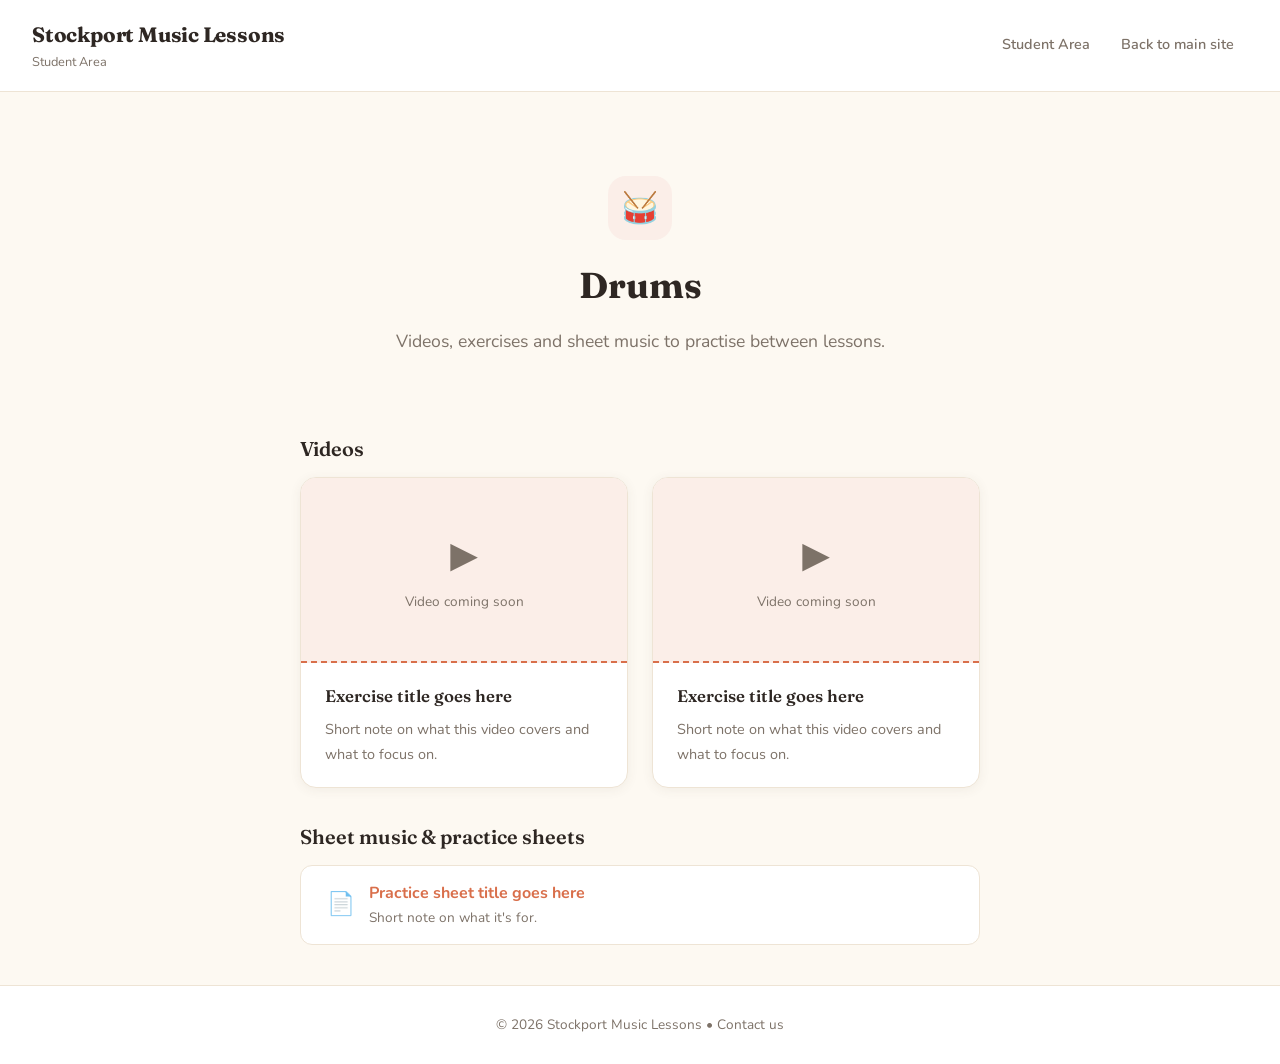
<file: students/drums.html>
<!DOCTYPE html>
<html lang="en">
<head>
  <meta charset="UTF-8">
  <meta name="viewport" content="width=device-width, initial-scale=1.0">
  <meta name="robots" content="noindex, nofollow">
  <title>Drums – Student Area – Stockport Music Lessons</title>
  <link rel="preconnect" href="https://fonts.googleapis.com">
  <link rel="preconnect" href="https://fonts.gstatic.com" crossorigin>
  <link href="https://fonts.googleapis.com/css2?family=Fraunces:ital,wght@0,600;0,700;1,600&family=Nunito:wght@400;600;700;800&display=swap" rel="stylesheet">
  <link rel="stylesheet" href="../style.css">
</head>
<body>
  <header>
    <div class="logo">
      <h1><a href="../index.html">Stockport Music Lessons</a></h1>
      <p>Student Area</p>
    </div>
    <nav>
      <a href="index.html">Student Area</a>
      <a href="../index.html">Back to main site</a>
    </nav>
  </header>

  <main>
    <section class="page-hero">
      <div class="page-icon">🥁</div>
      <h2>Drums</h2>
      <p>Videos, exercises and sheet music to practise between lessons.</p>
    </section>

    <div class="content">
      <!-- VIDEOS: one .video-card per video.
           To add a real video, replace the .embed-placeholder div with an iframe, e.g.
           YouTube (use an "unlisted" video, not "public"):
             <iframe src="https://www.youtube.com/embed/VIDEO_ID" title="..." allowfullscreen></iframe>
           Vimeo (use "hide from vimeo.com" privacy setting):
             <iframe src="https://player.vimeo.com/video/VIDEO_ID" title="..." allowfullscreen></iframe> -->
      <div class="content-block">
        <h3>Videos</h3>
        <div class="video-grid">
          <div class="video-card">
            <div class="video-embed">
              <div class="embed-placeholder">
                <span class="play">▶</span>
                <span>Video coming soon</span>
              </div>
            </div>
            <div class="video-card-body">
              <h3>Exercise title goes here</h3>
              <p>Short note on what this video covers and what to focus on.</p>
            </div>
          </div>
          <div class="video-card">
            <div class="video-embed">
              <div class="embed-placeholder">
                <span class="play">▶</span>
                <span>Video coming soon</span>
              </div>
            </div>
            <div class="video-card-body">
              <h3>Exercise title goes here</h3>
              <p>Short note on what this video covers and what to focus on.</p>
            </div>
          </div>
        </div>
      </div>

      <!-- SHEET MUSIC / FILES: drop PDFs etc. into students/files/drums/ and add a line per file.
           href points straight at the file, e.g. "files/drums/rock-groove-practice.pdf" -->
      <div class="content-block">
        <h3>Sheet music &amp; practice sheets</h3>
        <ul class="resource-list">
          <li>
            <span class="file-icon">📄</span>
            <div>
              <div class="file-name"><a href="files/drums/">Practice sheet title goes here</a></div>
              <div class="file-desc">Short note on what it's for.</div>
            </div>
          </li>
        </ul>
      </div>
    </div>
  </main>

  <footer>
    <p>&copy; 2026 Stockport Music Lessons &bull; <a href="../contact.html">Contact us</a></p>
  </footer>
</body>
</html>
</file>
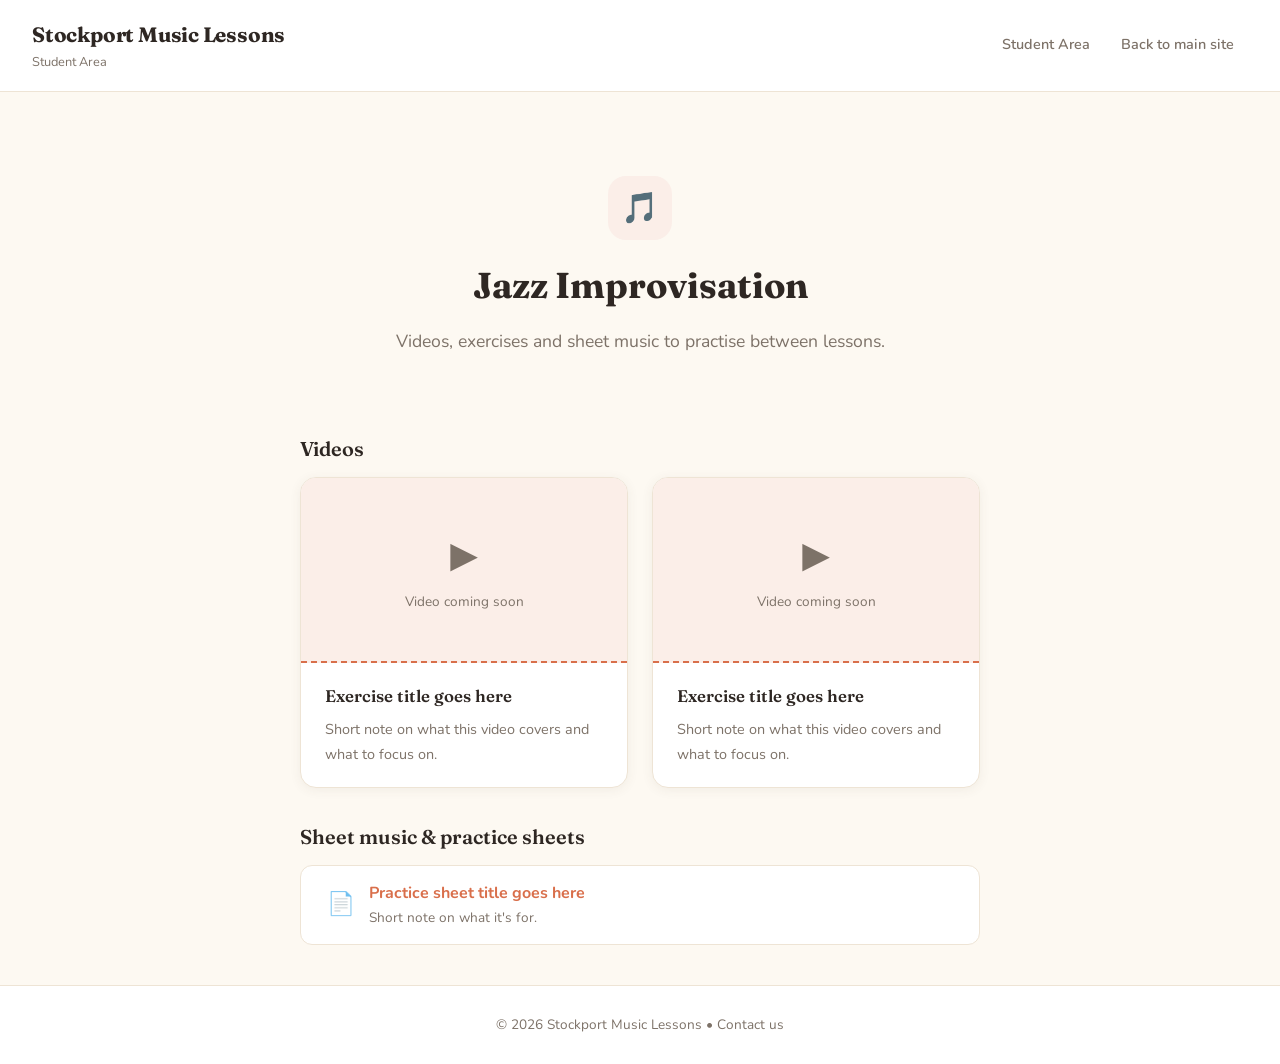
<file: students/jazz.html>
<!DOCTYPE html>
<html lang="en">
<head>
  <meta charset="UTF-8">
  <meta name="viewport" content="width=device-width, initial-scale=1.0">
  <meta name="robots" content="noindex, nofollow">
  <title>Jazz Improvisation – Student Area – Stockport Music Lessons</title>
  <link rel="preconnect" href="https://fonts.googleapis.com">
  <link rel="preconnect" href="https://fonts.gstatic.com" crossorigin>
  <link href="https://fonts.googleapis.com/css2?family=Fraunces:ital,wght@0,600;0,700;1,600&family=Nunito:wght@400;600;700;800&display=swap" rel="stylesheet">
  <link rel="stylesheet" href="../style.css">
</head>
<body>
  <header>
    <div class="logo">
      <h1><a href="../index.html">Stockport Music Lessons</a></h1>
      <p>Student Area</p>
    </div>
    <nav>
      <a href="index.html">Student Area</a>
      <a href="../index.html">Back to main site</a>
    </nav>
  </header>

  <main>
    <section class="page-hero">
      <div class="page-icon">🎵</div>
      <h2>Jazz Improvisation</h2>
      <p>Videos, exercises and sheet music to practise between lessons.</p>
    </section>

    <div class="content">
      <!-- VIDEOS: one .video-card per video.
           To add a real video, replace the .embed-placeholder div with an iframe, e.g.
           YouTube (use an "unlisted" video, not "public"):
             <iframe src="https://www.youtube.com/embed/VIDEO_ID" title="..." allowfullscreen></iframe>
           Vimeo (use "hide from vimeo.com" privacy setting):
             <iframe src="https://player.vimeo.com/video/VIDEO_ID" title="..." allowfullscreen></iframe> -->
      <div class="content-block">
        <h3>Videos</h3>
        <div class="video-grid">
          <div class="video-card">
            <div class="video-embed">
              <div class="embed-placeholder">
                <span class="play">▶</span>
                <span>Video coming soon</span>
              </div>
            </div>
            <div class="video-card-body">
              <h3>Exercise title goes here</h3>
              <p>Short note on what this video covers and what to focus on.</p>
            </div>
          </div>
          <div class="video-card">
            <div class="video-embed">
              <div class="embed-placeholder">
                <span class="play">▶</span>
                <span>Video coming soon</span>
              </div>
            </div>
            <div class="video-card-body">
              <h3>Exercise title goes here</h3>
              <p>Short note on what this video covers and what to focus on.</p>
            </div>
          </div>
        </div>
      </div>

      <!-- SHEET MUSIC / FILES: drop PDFs etc. into students/files/jazz/ and add a line per file.
           href points straight at the file, e.g. "files/jazz/rock-groove-practice.pdf" -->
      <div class="content-block">
        <h3>Sheet music &amp; practice sheets</h3>
        <ul class="resource-list">
          <li>
            <span class="file-icon">📄</span>
            <div>
              <div class="file-name"><a href="files/jazz/">Practice sheet title goes here</a></div>
              <div class="file-desc">Short note on what it's for.</div>
            </div>
          </li>
        </ul>
      </div>
    </div>
  </main>

  <footer>
    <p>&copy; 2026 Stockport Music Lessons &bull; <a href="../contact.html">Contact us</a></p>
  </footer>
</body>
</html>
</file>
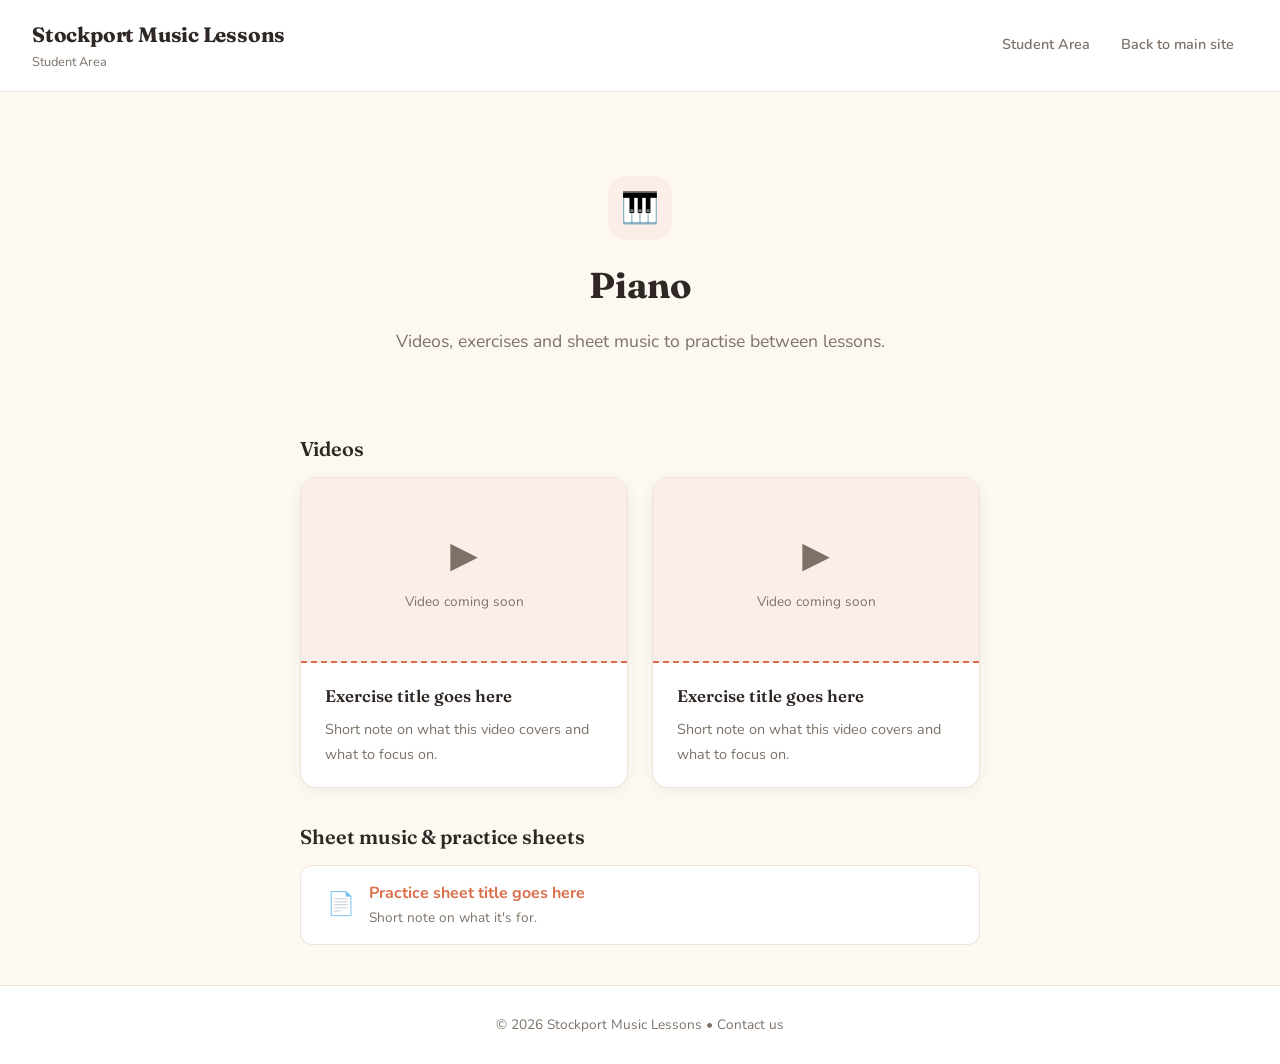
<file: students/piano.html>
<!DOCTYPE html>
<html lang="en">
<head>
  <meta charset="UTF-8">
  <meta name="viewport" content="width=device-width, initial-scale=1.0">
  <meta name="robots" content="noindex, nofollow">
  <title>Piano – Student Area – Stockport Music Lessons</title>
  <link rel="preconnect" href="https://fonts.googleapis.com">
  <link rel="preconnect" href="https://fonts.gstatic.com" crossorigin>
  <link href="https://fonts.googleapis.com/css2?family=Fraunces:ital,wght@0,600;0,700;1,600&family=Nunito:wght@400;600;700;800&display=swap" rel="stylesheet">
  <link rel="stylesheet" href="../style.css">
</head>
<body>
  <header>
    <div class="logo">
      <h1><a href="../index.html">Stockport Music Lessons</a></h1>
      <p>Student Area</p>
    </div>
    <nav>
      <a href="index.html">Student Area</a>
      <a href="../index.html">Back to main site</a>
    </nav>
  </header>

  <main>
    <section class="page-hero">
      <div class="page-icon">🎹</div>
      <h2>Piano</h2>
      <p>Videos, exercises and sheet music to practise between lessons.</p>
    </section>

    <div class="content">
      <!-- VIDEOS: one .video-card per video.
           To add a real video, replace the .embed-placeholder div with an iframe, e.g.
           YouTube (use an "unlisted" video, not "public"):
             <iframe src="https://www.youtube.com/embed/VIDEO_ID" title="..." allowfullscreen></iframe>
           Vimeo (use "hide from vimeo.com" privacy setting):
             <iframe src="https://player.vimeo.com/video/VIDEO_ID" title="..." allowfullscreen></iframe> -->
      <div class="content-block">
        <h3>Videos</h3>
        <div class="video-grid">
          <div class="video-card">
            <div class="video-embed">
              <div class="embed-placeholder">
                <span class="play">▶</span>
                <span>Video coming soon</span>
              </div>
            </div>
            <div class="video-card-body">
              <h3>Exercise title goes here</h3>
              <p>Short note on what this video covers and what to focus on.</p>
            </div>
          </div>
          <div class="video-card">
            <div class="video-embed">
              <div class="embed-placeholder">
                <span class="play">▶</span>
                <span>Video coming soon</span>
              </div>
            </div>
            <div class="video-card-body">
              <h3>Exercise title goes here</h3>
              <p>Short note on what this video covers and what to focus on.</p>
            </div>
          </div>
        </div>
      </div>

      <!-- SHEET MUSIC / FILES: drop PDFs etc. into students/files/piano/ and add a line per file.
           href points straight at the file, e.g. "files/piano/rock-groove-practice.pdf" -->
      <div class="content-block">
        <h3>Sheet music &amp; practice sheets</h3>
        <ul class="resource-list">
          <li>
            <span class="file-icon">📄</span>
            <div>
              <div class="file-name"><a href="files/piano/">Practice sheet title goes here</a></div>
              <div class="file-desc">Short note on what it's for.</div>
            </div>
          </li>
        </ul>
      </div>
    </div>
  </main>

  <footer>
    <p>&copy; 2026 Stockport Music Lessons &bull; <a href="../contact.html">Contact us</a></p>
  </footer>
</body>
</html>
</file>
<file: style.css>
/* ── Reset & base ─────────────────────────────────────────── */
*, *::before, *::after { box-sizing: border-box; margin: 0; padding: 0; }

:root {
  --bg:        #fdf9f2;
  --surface:   #ffffff;
  --border:    #eee4d5;
  --accent:    #d96f4b;   /* warm terracotta */
  --accent-soft: #fbeee8;
  --teal:      #3e8e7e;
  --teal-soft: #e7f3f0;
  --text:      #3b3430;
  --muted:     #7d7268;
  --heading:   #2e2723;
  --radius:    16px;
  --shadow:    0 2px 12px rgba(90, 70, 50, 0.07);
  --shadow-lg: 0 6px 24px rgba(90, 70, 50, 0.12);
}

body {
  font-family: 'Nunito', system-ui, -apple-system, sans-serif;
  background: var(--bg);
  color: var(--text);
  min-height: 100vh;
  display: flex;
  flex-direction: column;
  line-height: 1.65;
}

h1, h2, h3 {
  font-family: 'Fraunces', Georgia, serif;
  color: var(--heading);
}

a { color: var(--accent); text-decoration: none; }
a:hover { text-decoration: underline; }

/* ── Header & nav ─────────────────────────────────────────── */
header {
  background: var(--surface);
  border-bottom: 1px solid var(--border);
  padding: 1.1rem 2rem;
  display: flex;
  align-items: center;
  justify-content: space-between;
  flex-wrap: wrap;
  gap: 1rem;
  position: sticky;
  top: 0;
  z-index: 10;
}

.logo h1 {
  font-size: 1.3rem;
  font-weight: 700;
  color: var(--heading);
  letter-spacing: -0.01em;
}

.logo h1 a { color: inherit; }
.logo h1 a:hover { text-decoration: none; color: var(--accent); }

.logo p {
  font-size: 0.8rem;
  color: var(--muted);
}

nav {
  display: flex;
  flex-wrap: wrap;
  gap: 0.25rem;
}

nav a {
  color: var(--muted);
  font-size: 0.9rem;
  font-weight: 600;
  padding: 0.4rem 0.85rem;
  border-radius: 999px;
  transition: background 0.15s, color 0.15s;
}

nav a:hover {
  color: var(--heading);
  background: var(--accent-soft);
  text-decoration: none;
}

nav a.active {
  color: #fff;
  background: var(--accent);
}

/* ── Main ─────────────────────────────────────────────────── */
main {
  flex: 1;
  max-width: 1020px;
  width: 100%;
  margin: 0 auto;
  padding: 2.5rem 2rem;
}

/* ── Home hero ────────────────────────────────────────────── */
.hero {
  text-align: center;
  padding: 3.5rem 1rem 3rem;
}

.hero h2 {
  font-size: 2.75rem;
  font-weight: 700;
  line-height: 1.2;
  margin-bottom: 1.1rem;
}

.hero h2 em {
  font-style: italic;
  color: var(--accent);
}

.hero p {
  font-size: 1.15rem;
  color: var(--muted);
  max-width: 580px;
  margin: 0 auto 2rem;
}

/* ── Section headings ─────────────────────────────────────── */
.section-title {
  text-align: center;
  font-size: 1.75rem;
  font-weight: 700;
  margin: 3rem 0 0.5rem;
}

.section-intro {
  text-align: center;
  color: var(--muted);
  max-width: 560px;
  margin: 0 auto 2rem;
}

/* ── Cards grid ───────────────────────────────────────────── */
.lessons-grid {
  display: grid;
  grid-template-columns: repeat(auto-fit, minmax(210px, 1fr));
  gap: 1.25rem;
  margin-top: 1.5rem;
}

.card {
  background: var(--surface);
  border: 1px solid var(--border);
  border-radius: var(--radius);
  box-shadow: var(--shadow);
  padding: 1.75rem 1.5rem;
  display: flex;
  flex-direction: column;
  gap: 0.5rem;
  transition: box-shadow 0.2s, transform 0.2s;
  color: var(--text);
}

.card:hover {
  box-shadow: var(--shadow-lg);
  transform: translateY(-3px);
  text-decoration: none;
}

.card-icon {
  font-size: 1.8rem;
  width: 3.25rem;
  height: 3.25rem;
  display: grid;
  place-items: center;
  background: var(--accent-soft);
  border-radius: 12px;
  margin-bottom: 0.5rem;
}

.card:nth-child(even) .card-icon { background: var(--teal-soft); }

.card h3 {
  font-size: 1.1rem;
  font-weight: 600;
}

.card p {
  font-size: 0.9rem;
  color: var(--muted);
}

/* ── Teachers section ─────────────────────────────────────── */
.teachers-grid {
  display: grid;
  grid-template-columns: repeat(auto-fit, minmax(280px, 1fr));
  gap: 1.5rem;
  margin-top: 1.5rem;
}

.teacher-card {
  background: var(--surface);
  border: 1px solid var(--border);
  border-radius: var(--radius);
  box-shadow: var(--shadow);
  padding: 2rem 1.75rem;
  text-align: center;
}

.photo-placeholder {
  position: relative;
  width: 160px;
  height: 160px;
  margin: 0 auto 1.25rem;
  border-radius: 50%;
  background: var(--accent-soft);
  border: 2px dashed var(--accent);
  display: flex;
  flex-direction: column;
  align-items: center;
  justify-content: center;
  gap: 0.25rem;
  color: var(--muted);
  font-size: 0.75rem;
  overflow: hidden;
}

.photo-placeholder .cam { font-size: 2rem; }

.photo-placeholder img {
  position: absolute;
  inset: 0;
  width: 100%;
  height: 100%;
  object-fit: cover;
  border-radius: 50%;
}

.teacher-card h3 {
  font-size: 1.3rem;
  margin-bottom: 0.2rem;
}

.teacher-card .role {
  color: var(--teal);
  font-weight: 700;
  font-size: 0.85rem;
  text-transform: uppercase;
  letter-spacing: 0.06em;
  margin-bottom: 0.75rem;
}

.teacher-card .bio {
  font-size: 0.95rem;
  color: var(--muted);
}

/* Small teacher strip on instrument pages */
.teacher-strip {
  display: flex;
  align-items: center;
  gap: 1.25rem;
  background: var(--teal-soft);
  border-radius: var(--radius);
  padding: 1.25rem 1.5rem;
}

.teacher-strip .photo-placeholder {
  width: 84px;
  height: 84px;
  margin: 0;
  flex-shrink: 0;
  font-size: 0.6rem;
}

.teacher-strip .photo-placeholder .cam { font-size: 1.3rem; }

.teacher-strip h3 { font-size: 1.05rem; margin-bottom: 0.2rem; }
.teacher-strip p { font-size: 0.9rem; color: var(--muted); }

/* ── Inner page hero ──────────────────────────────────────── */
.page-hero {
  text-align: center;
  padding: 2.75rem 1rem 2.25rem;
  margin-bottom: 2.5rem;
}

.page-icon {
  font-size: 1.9rem;
  width: 4rem;
  height: 4rem;
  display: grid;
  place-items: center;
  background: var(--accent-soft);
  border-radius: 18px;
  margin: 0 auto 1rem;
}

.page-hero h2 {
  font-size: 2.25rem;
  font-weight: 700;
  margin-bottom: 0.75rem;
}

.page-hero p {
  color: var(--muted);
  font-size: 1.1rem;
}

/* ── Content blocks ───────────────────────────────────────── */
.content {
  max-width: 680px;
  margin: 0 auto;
  display: flex;
  flex-direction: column;
  gap: 2rem;
}

.content-block h3 {
  font-size: 1.25rem;
  font-weight: 600;
  margin-bottom: 0.75rem;
}

.content-block p {
  color: var(--muted);
  line-height: 1.75;
}

.content-block ul {
  list-style: none;
  display: flex;
  flex-direction: column;
  gap: 0.5rem;
}

.content-block ul li {
  color: var(--muted);
  padding-left: 1.6rem;
  position: relative;
}

.content-block ul li::before {
  content: '♪';
  position: absolute;
  left: 0;
  color: var(--accent);
}

/* ── Button ───────────────────────────────────────────────── */
.btn {
  display: inline-block;
  background: var(--accent);
  color: #fff;
  font-family: inherit;
  font-weight: 700;
  font-size: 1rem;
  padding: 0.8rem 2rem;
  border-radius: 999px;
  border: none;
  cursor: pointer;
  box-shadow: var(--shadow);
  transition: transform 0.15s, box-shadow 0.15s;
  align-self: flex-start;
}

.btn:hover {
  transform: translateY(-2px);
  box-shadow: var(--shadow-lg);
  text-decoration: none;
}

/* ── Contact form ─────────────────────────────────────────── */
.contact-form {
  display: flex;
  flex-direction: column;
  gap: 1.25rem;
  background: var(--surface);
  border: 1px solid var(--border);
  border-radius: var(--radius);
  box-shadow: var(--shadow);
  padding: 2rem;
}

.form-group {
  display: flex;
  flex-direction: column;
  gap: 0.4rem;
}

.form-group label {
  font-size: 0.9rem;
  font-weight: 700;
  color: var(--heading);
}

.form-group input,
.form-group select,
.form-group textarea {
  background: var(--bg);
  border: 1px solid var(--border);
  border-radius: 10px;
  padding: 0.7rem 0.9rem;
  color: var(--text);
  font-size: 0.95rem;
  font-family: inherit;
  transition: border-color 0.15s;
}

.form-group input:focus,
.form-group select:focus,
.form-group textarea:focus {
  outline: none;
  border-color: var(--accent);
}

.contact-info {
  background: var(--teal-soft);
  border-radius: var(--radius);
  padding: 1.5rem;
}

.contact-info strong { color: var(--heading); }

/* ── Student portal ───────────────────────────────────────── */
.video-grid {
  display: grid;
  grid-template-columns: repeat(auto-fit, minmax(280px, 1fr));
  gap: 1.5rem;
}

.video-card {
  background: var(--surface);
  border: 1px solid var(--border);
  border-radius: var(--radius);
  box-shadow: var(--shadow);
  overflow: hidden;
}

.video-embed {
  position: relative;
  width: 100%;
  padding-top: 56.25%; /* 16:9 */
  background: var(--accent-soft);
  border-bottom: 2px dashed var(--accent);
}

.video-embed iframe {
  position: absolute;
  inset: 0;
  width: 100%;
  height: 100%;
  border: 0;
}

.video-embed .embed-placeholder {
  position: absolute;
  inset: 0;
  display: flex;
  flex-direction: column;
  align-items: center;
  justify-content: center;
  gap: 0.35rem;
  color: var(--muted);
  font-size: 0.85rem;
  text-align: center;
  padding: 1rem;
}

.video-embed .embed-placeholder .play {
  font-size: 2.25rem;
}

.video-card-body {
  padding: 1.25rem 1.5rem;
}

.video-card-body h3 {
  font-size: 1.05rem;
  margin-bottom: 0.35rem;
}

.video-card-body p {
  color: var(--muted);
  font-size: 0.9rem;
}

.resource-list {
  list-style: none;
  display: flex;
  flex-direction: column;
  gap: 0.75rem;
}

.resource-list li {
  display: flex;
  align-items: center;
  gap: 0.9rem;
  background: var(--surface);
  border: 1px solid var(--border);
  border-radius: 12px;
  padding: 0.9rem 1.1rem;
  padding-left: 1.1rem;
}

.content-block .resource-list li::before {
  content: none;
}

.resource-list .file-icon {
  font-size: 1.4rem;
  flex-shrink: 0;
}

.resource-list .file-name {
  font-weight: 700;
  color: var(--heading);
}

.resource-list .file-desc {
  color: var(--muted);
  font-size: 0.85rem;
}

.portal-welcome {
  background: var(--teal-soft);
  border-radius: var(--radius);
  padding: 1.5rem 1.75rem;
  margin-bottom: 2.5rem;
}

.portal-welcome p { color: var(--text); }

/* ── Footer ───────────────────────────────────────────────── */
footer {
  text-align: center;
  padding: 1.75rem 2rem;
  background: var(--surface);
  border-top: 1px solid var(--border);
  font-size: 0.85rem;
  color: var(--muted);
}

footer a { color: var(--muted); }
footer a:hover { color: var(--accent); }

/* ── Responsive ───────────────────────────────────────────── */
@media (max-width: 600px) {
  header { flex-direction: column; align-items: flex-start; }
  .hero h2 { font-size: 2rem; }
  main { padding: 1.5rem 1.25rem; }
  .teacher-strip { flex-direction: column; text-align: center; }
}
</file>
